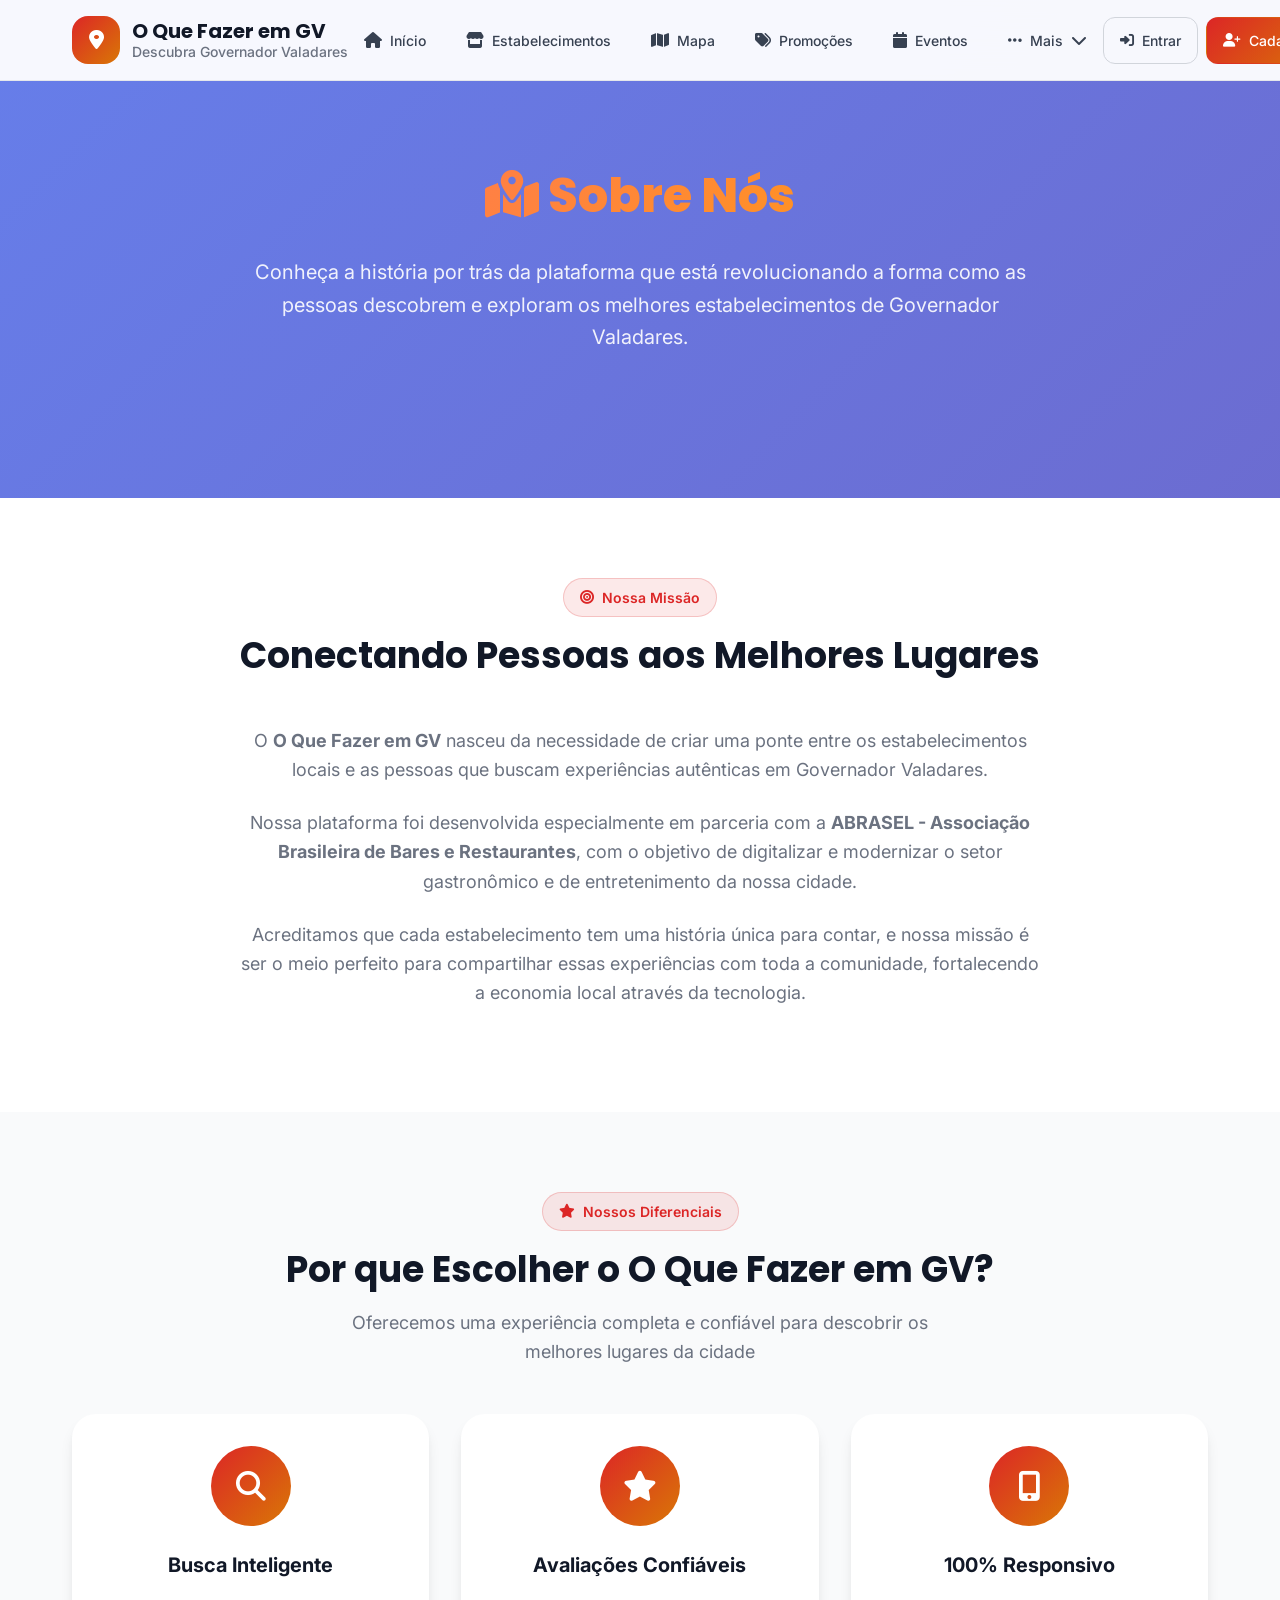
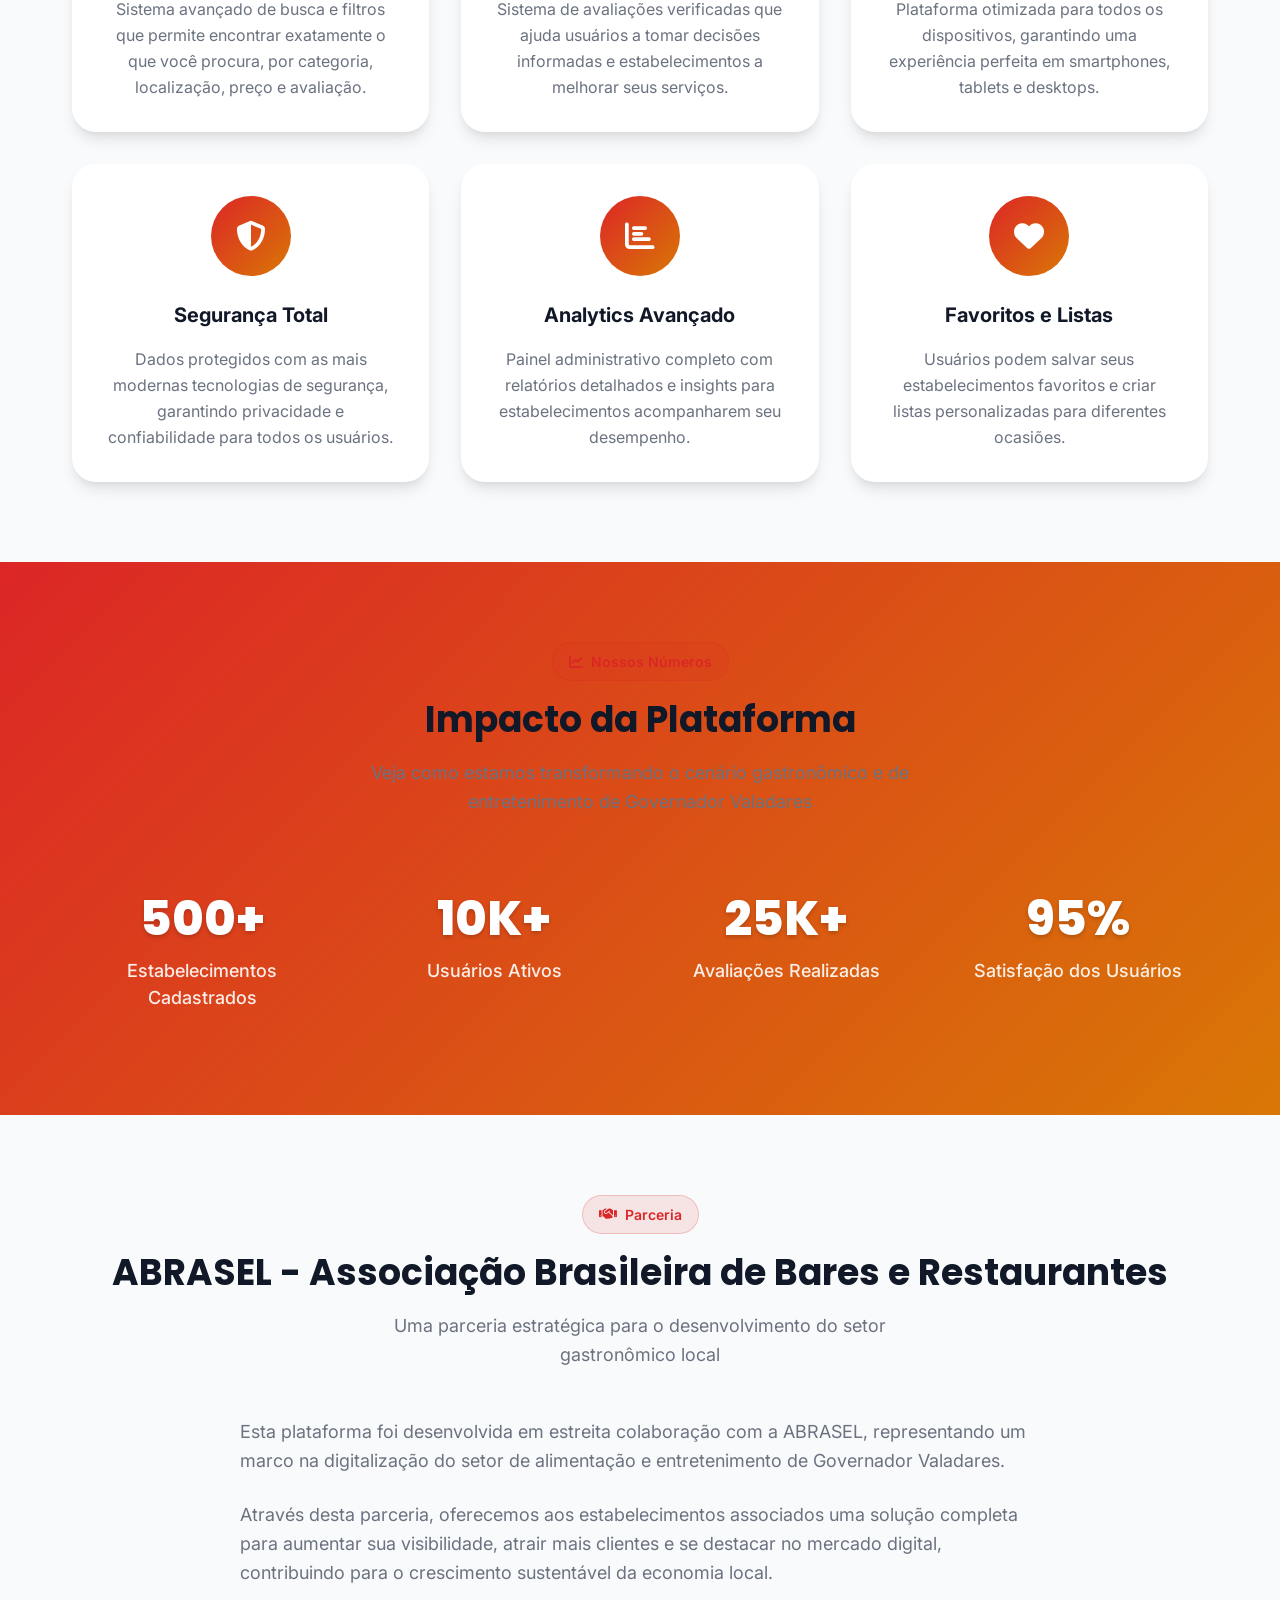
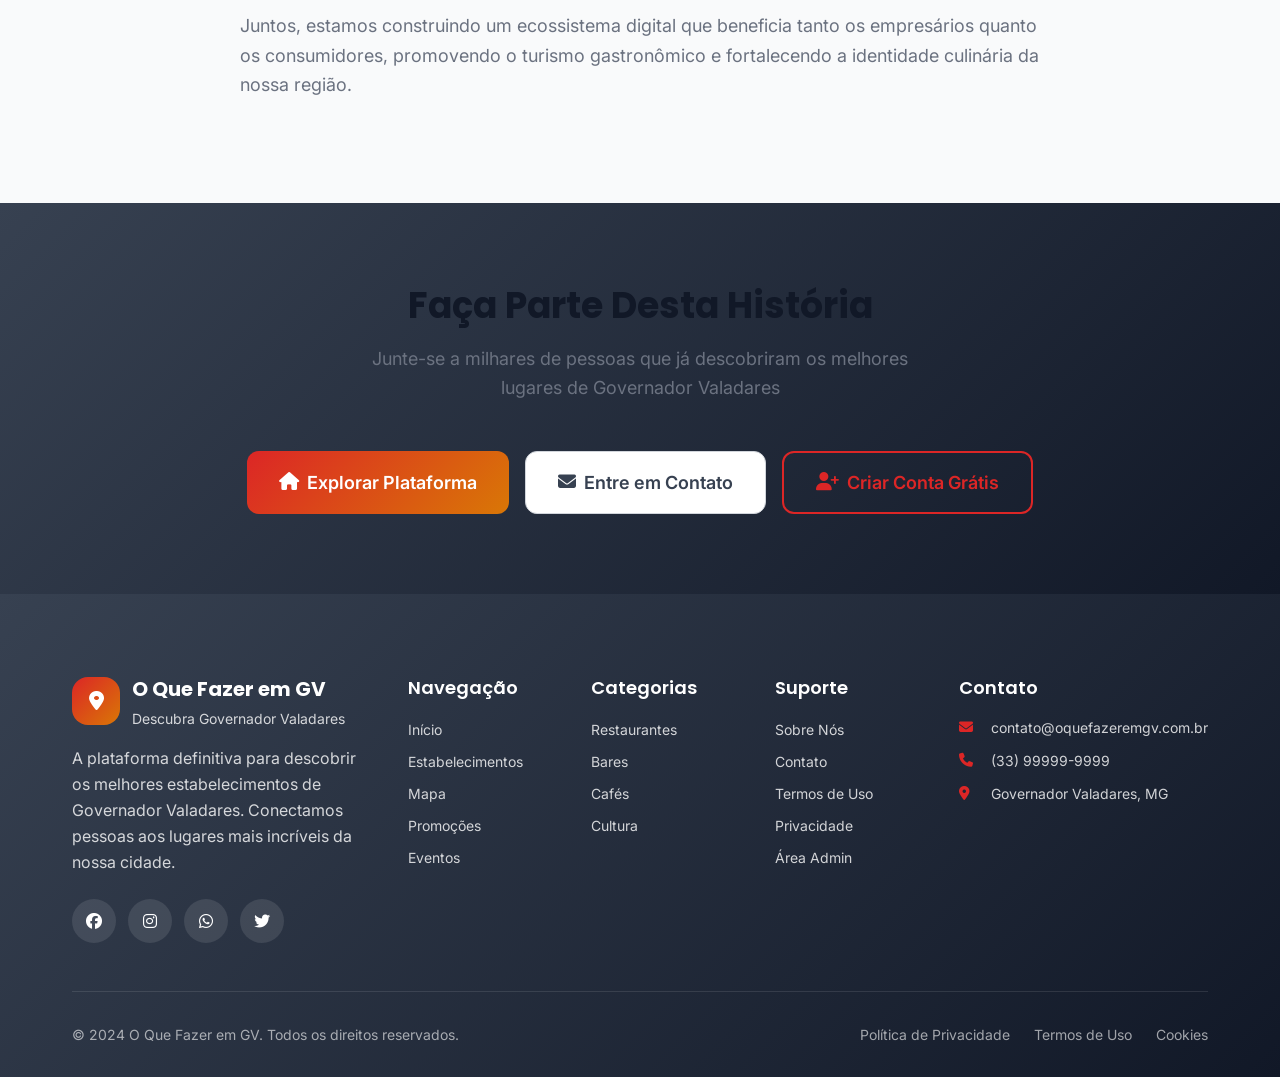
<file: about.html>
<!DOCTYPE html>
<html lang="pt-BR">
<head>
    <meta charset="UTF-8">
    <meta name="viewport" content="width=device-width, initial-scale=1.0">
    <title>Sobre - O Que Fazer em GV</title>
    <meta name="description" content="Conheça a história e missão do O Que Fazer em GV - a plataforma que conecta pessoas aos melhores estabelecimentos de Governador Valadares.">
    
    <!-- Favicon -->
    <link rel="icon" type="image/x-icon" href="data:image/svg+xml,<svg xmlns='http://www.w3.org/2000/svg' viewBox='0 0 100 100'><text y='.9em' font-size='90'>📍</text></svg>">
    
    <!-- Fonts -->
    <link rel="preconnect" href="https://fonts.googleapis.com">
    <link rel="preconnect" href="https://fonts.gstatic.com" crossorigin>
    <link href="https://fonts.googleapis.com/css2?family=Inter:wght@300;400;500;600;700;800&family=Poppins:wght@400;500;600;700;800&display=swap" rel="stylesheet">
    
    <!-- Styles -->
    <link rel="stylesheet" href="assets/css/style.css">
    <link href="https://cdnjs.cloudflare.com/ajax/libs/font-awesome/6.5.0/css/all.min.css" rel="stylesheet">
    
    <style>
        .about-page {
            padding-top: 80px;
            min-height: 100vh;
            background: linear-gradient(135deg, #667eea 0%, #764ba2 100%);
        }

        .about-hero {
            padding: var(--space-20) 0;
            text-align: center;
            color: var(--text-white);
        }

        .about-hero h1 {
            font-family: var(--font-secondary);
            font-size: var(--text-5xl);
            font-weight: 800;
            margin-bottom: var(--space-6);
            background: linear-gradient(135deg, #ff6b6b, #ffa500);
            -webkit-background-clip: text;
            -webkit-text-fill-color: transparent;
        }

        .about-hero p {
            font-size: var(--text-xl);
            opacity: 0.9;
            max-width: 800px;
            margin: 0 auto;
            line-height: var(--leading-relaxed);
        }

        .about-content {
            background: var(--white);
            margin-top: var(--space-16);
        }

        .about-section {
            padding: var(--space-20) 0;
        }

        .about-section:nth-child(even) {
            background: var(--gray-50);
        }

        .features-grid {
            display: grid;
            grid-template-columns: repeat(auto-fit, minmax(300px, 1fr));
            gap: var(--space-8);
            margin-top: var(--space-12);
        }

        .feature-card {
            background: var(--white);
            border-radius: var(--radius-2xl);
            padding: var(--space-8);
            text-align: center;
            box-shadow: var(--shadow-lg);
            transition: all var(--transition-normal);
        }

        .feature-card:hover {
            transform: translateY(-8px);
            box-shadow: var(--shadow-2xl);
        }

        .feature-icon {
            width: 80px;
            height: 80px;
            border-radius: var(--radius-full);
            background: var(--gradient-primary);
            display: flex;
            align-items: center;
            justify-content: center;
            margin: 0 auto var(--space-6);
            font-size: var(--text-3xl);
            color: var(--text-white);
        }

        .feature-card h3 {
            font-size: var(--text-xl);
            font-weight: 700;
            color: var(--text-primary);
            margin-bottom: var(--space-4);
        }

        .feature-card p {
            color: var(--text-muted);
            line-height: var(--leading-relaxed);
        }

        .stats-section {
            background: var(--gradient-primary);
            color: var(--text-white);
            text-align: center;
        }

        .stats-grid {
            display: grid;
            grid-template-columns: repeat(auto-fit, minmax(200px, 1fr));
            gap: var(--space-8);
            margin-top: var(--space-12);
        }

        .stat-item {
            padding: var(--space-6);
        }

        .stat-number {
            font-size: var(--text-5xl);
            font-weight: 800;
            margin-bottom: var(--space-2);
            display: block;
        }

        .stat-label {
            font-size: var(--text-lg);
            opacity: 0.9;
        }

        .mission-section {
            text-align: center;
        }

        .mission-content {
            max-width: 800px;
            margin: 0 auto;
        }

        .mission-content p {
            font-size: var(--text-lg);
            color: var(--text-muted);
            line-height: var(--leading-relaxed);
            margin-bottom: var(--space-6);
        }

        .cta-section {
            background: var(--gradient-dark);
            color: var(--text-white);
            text-align: center;
        }

        .cta-buttons {
            display: flex;
            gap: var(--space-4);
            justify-content: center;
            flex-wrap: wrap;
            margin-top: var(--space-8);
        }

        @media (max-width: 768px) {
            .about-hero h1 {
                font-size: var(--text-3xl);
            }

            .about-hero p {
                font-size: var(--text-lg);
            }

            .features-grid {
                grid-template-columns: 1fr;
                gap: var(--space-6);
            }

            .stats-grid {
                grid-template-columns: repeat(2, 1fr);
                gap: var(--space-6);
            }

            .cta-buttons {
                flex-direction: column;
                align-items: center;
            }
        }
    </style>
</head>
<body>
    <!-- Header -->
    <header class="header" id="header">
        <div class="container">
            <div class="header-content">
                <a href="index.html" class="logo">
                    <div class="logo-icon">
                        <i class="fas fa-map-marker-alt"></i>
                    </div>
                    <div class="logo-text">
                        <h1>O Que Fazer em GV</h1>
                        <span>Descubra Governador Valadares</span>
                    </div>
                </a>
                
                <nav class="nav" id="mainNav">
                    <a href="index.html" class="nav-link">
                        <i class="fas fa-home"></i>
                        <span>Início</span>
                    </a>
                    <a href="index.html#estabelecimentos" class="nav-link">
                        <i class="fas fa-store"></i>
                        <span>Estabelecimentos</span>
                    </a>
                    <a href="index.html#mapa" class="nav-link">
                        <i class="fas fa-map"></i>
                        <span>Mapa</span>
                    </a>
                    <a href="promotions.php" class="nav-link">
                        <i class="fas fa-tags"></i>
                        <span>Promoções</span>
                    </a>
                    <a href="events.php" class="nav-link">
                        <i class="fas fa-calendar"></i>
                        <span>Eventos</span>
                    </a>
                    <div class="nav-dropdown">
                        <a href="#" class="nav-link dropdown-toggle">
                            <i class="fas fa-ellipsis-h"></i>
                            <span>Mais</span>
                            <i class="fas fa-chevron-down"></i>
                        </a>
                        <div class="dropdown-menu">
                            <a href="about.html" class="active"><i class="fas fa-info-circle"></i> Sobre</a>
                            <a href="contact.html"><i class="fas fa-envelope"></i> Contato</a>
                        </div>
                    </div>
                </nav>
                
                <div class="header-actions">
                    <div class="auth-buttons">
                        <a href="auth/login.php" class="btn-login">
                            <i class="fas fa-sign-in-alt"></i>
                            <span>Entrar</span>
                        </a>
                        <a href="auth/register.php" class="btn-register">
                            <i class="fas fa-user-plus"></i>
                            <span>Cadastrar</span>
                        </a>
                        <a href="admin/login.php" class="btn-admin">
                            <i class="fas fa-shield-alt"></i>
                            <span>Admin</span>
                        </a>
                    </div>
                    
                    <div class="theme-toggle" id="themeToggle">
                        <i class="fas fa-moon"></i>
                    </div>
                    
                    <div class="mobile-menu-toggle" id="mobileMenuToggle">
                        <span></span>
                        <span></span>
                        <span></span>
                    </div>
                </div>
            </div>
        </div>
    </header>

    <!-- About Page -->
    <div class="about-page">
        <!-- Hero Section -->
        <section class="about-hero">
            <div class="container">
                <h1><i class="fas fa-map-marked-alt"></i> Sobre Nós</h1>
                <p>Conheça a história por trás da plataforma que está revolucionando a forma como as pessoas descobrem e exploram os melhores estabelecimentos de Governador Valadares.</p>
            </div>
        </section>

        <!-- Content -->
        <div class="about-content">
            <!-- Mission Section -->
            <section class="about-section mission-section">
                <div class="container">
                    <div class="section-header">
                        <div class="section-badge">
                            <i class="fas fa-bullseye"></i>
                            <span>Nossa Missão</span>
                        </div>
                        <h2>Conectando Pessoas aos Melhores Lugares</h2>
                    </div>
                    
                    <div class="mission-content">
                        <p>O <strong>O Que Fazer em GV</strong> nasceu da necessidade de criar uma ponte entre os estabelecimentos locais e as pessoas que buscam experiências autênticas em Governador Valadares.</p>
                        
                        <p>Nossa plataforma foi desenvolvida especialmente em parceria com a <strong>ABRASEL - Associação Brasileira de Bares e Restaurantes</strong>, com o objetivo de digitalizar e modernizar o setor gastronômico e de entretenimento da nossa cidade.</p>
                        
                        <p>Acreditamos que cada estabelecimento tem uma história única para contar, e nossa missão é ser o meio perfeito para compartilhar essas experiências com toda a comunidade, fortalecendo a economia local através da tecnologia.</p>
                    </div>
                </div>
            </section>

            <!-- Features Section -->
            <section class="about-section">
                <div class="container">
                    <div class="section-header">
                        <div class="section-badge">
                            <i class="fas fa-star"></i>
                            <span>Nossos Diferenciais</span>
                        </div>
                        <h2>Por que Escolher o O Que Fazer em GV?</h2>
                        <p>Oferecemos uma experiência completa e confiável para descobrir os melhores lugares da cidade</p>
                    </div>
                    
                    <div class="features-grid">
                        <div class="feature-card">
                            <div class="feature-icon">
                                <i class="fas fa-search"></i>
                            </div>
                            <h3>Busca Inteligente</h3>
                            <p>Sistema avançado de busca e filtros que permite encontrar exatamente o que você procura, por categoria, localização, preço e avaliação.</p>
                        </div>

                        <div class="feature-card">
                            <div class="feature-icon">
                                <i class="fas fa-star"></i>
                            </div>
                            <h3>Avaliações Confiáveis</h3>
                            <p>Sistema de avaliações verificadas que ajuda usuários a tomar decisões informadas e estabelecimentos a melhorar seus serviços.</p>
                        </div>

                        <div class="feature-card">
                            <div class="feature-icon">
                                <i class="fas fa-mobile-alt"></i>
                            </div>
                            <h3>100% Responsivo</h3>
                            <p>Plataforma otimizada para todos os dispositivos, garantindo uma experiência perfeita em smartphones, tablets e desktops.</p>
                        </div>

                        <div class="feature-card">
                            <div class="feature-icon">
                                <i class="fas fa-shield-alt"></i>
                            </div>
                            <h3>Segurança Total</h3>
                            <p>Dados protegidos com as mais modernas tecnologias de segurança, garantindo privacidade e confiabilidade para todos os usuários.</p>
                        </div>

                        <div class="feature-card">
                            <div class="feature-icon">
                                <i class="fas fa-chart-bar"></i>
                            </div>
                            <h3>Analytics Avançado</h3>
                            <p>Painel administrativo completo com relatórios detalhados e insights para estabelecimentos acompanharem seu desempenho.</p>
                        </div>

                        <div class="feature-card">
                            <div class="feature-icon">
                                <i class="fas fa-heart"></i>
                            </div>
                            <h3>Favoritos e Listas</h3>
                            <p>Usuários podem salvar seus estabelecimentos favoritos e criar listas personalizadas para diferentes ocasiões.</p>
                        </div>
                    </div>
                </div>
            </section>

            <!-- Stats Section -->
            <section class="about-section stats-section">
                <div class="container">
                    <div class="section-header">
                        <div class="section-badge">
                            <i class="fas fa-chart-line"></i>
                            <span>Nossos Números</span>
                        </div>
                        <h2>Impacto da Plataforma</h2>
                        <p>Veja como estamos transformando o cenário gastronômico e de entretenimento de Governador Valadares</p>
                    </div>
                    
                    <div class="stats-grid">
                        <div class="stat-item">
                            <span class="stat-number">500+</span>
                            <div class="stat-label">Estabelecimentos Cadastrados</div>
                        </div>
                        <div class="stat-item">
                            <span class="stat-number">10K+</span>
                            <div class="stat-label">Usuários Ativos</div>
                        </div>
                        <div class="stat-item">
                            <span class="stat-number">25K+</span>
                            <div class="stat-label">Avaliações Realizadas</div>
                        </div>
                        <div class="stat-item">
                            <span class="stat-number">95%</span>
                            <div class="stat-label">Satisfação dos Usuários</div>
                        </div>
                    </div>
                </div>
            </section>

            <!-- Partnership Section -->
            <section class="about-section">
                <div class="container">
                    <div class="section-header">
                        <div class="section-badge">
                            <i class="fas fa-handshake"></i>
                            <span>Parceria</span>
                        </div>
                        <h2>ABRASEL - Associação Brasileira de Bares e Restaurantes</h2>
                        <p>Uma parceria estratégica para o desenvolvimento do setor gastronômico local</p>
                    </div>
                    
                    <div class="mission-content">
                        <p>Esta plataforma foi desenvolvida em estreita colaboração com a ABRASEL, representando um marco na digitalização do setor de alimentação e entretenimento de Governador Valadares.</p>
                        
                        <p>Através desta parceria, oferecemos aos estabelecimentos associados uma solução completa para aumentar sua visibilidade, atrair mais clientes e se destacar no mercado digital, contribuindo para o crescimento sustentável da economia local.</p>
                        
                        <p>Juntos, estamos construindo um ecossistema digital que beneficia tanto os empresários quanto os consumidores, promovendo o turismo gastronômico e fortalecendo a identidade culinária da nossa região.</p>
                    </div>
                </div>
            </section>

            <!-- CTA Section -->
            <section class="about-section cta-section">
                <div class="container">
                    <div class="section-header">
                        <h2>Faça Parte Desta História</h2>
                        <p>Junte-se a milhares de pessoas que já descobriram os melhores lugares de Governador Valadares</p>
                    </div>
                    
                    <div class="cta-buttons">
                        <a href="index.html" class="btn btn-primary btn-lg">
                            <i class="fas fa-home"></i>
                            <span>Explorar Plataforma</span>
                        </a>
                        <a href="contact.html" class="btn btn-secondary btn-lg">
                            <i class="fas fa-envelope"></i>
                            <span>Entre em Contato</span>
                        </a>
                        <a href="auth/register.php" class="btn btn-outline btn-lg">
                            <i class="fas fa-user-plus"></i>
                            <span>Criar Conta Grátis</span>
                        </a>
                    </div>
                </div>
            </section>
        </div>
    </div>

    <!-- Footer -->
    <footer class="footer">
        <div class="container">
            <div class="footer-content">
                <div class="footer-section">
                    <div class="footer-logo">
                        <div class="logo-icon">
                            <i class="fas fa-map-marker-alt"></i>
                        </div>
                        <div class="logo-text">
                            <h3>O Que Fazer em GV</h3>
                            <p>Descubra Governador Valadares</p>
                        </div>
                    </div>
                    <p class="footer-description">
                        A plataforma definitiva para descobrir os melhores estabelecimentos de Governador Valadares. 
                        Conectamos pessoas aos lugares mais incríveis da nossa cidade.
                    </p>
                    <div class="social-links">
                        <a href="#" aria-label="Facebook" class="social-link">
                            <i class="fab fa-facebook"></i>
                        </a>
                        <a href="#" aria-label="Instagram" class="social-link">
                            <i class="fab fa-instagram"></i>
                        </a>
                        <a href="#" aria-label="WhatsApp" class="social-link">
                            <i class="fab fa-whatsapp"></i>
                        </a>
                        <a href="#" aria-label="Twitter" class="social-link">
                            <i class="fab fa-twitter"></i>
                        </a>
                    </div>
                </div>
                
                <div class="footer-section">
                    <h4>Navegação</h4>
                    <ul class="footer-links">
                        <li><a href="index.html">Início</a></li>
                        <li><a href="index.html#estabelecimentos">Estabelecimentos</a></li>
                        <li><a href="index.html#mapa">Mapa</a></li>
                        <li><a href="promotions.php">Promoções</a></li>
                        <li><a href="events.php">Eventos</a></li>
                    </ul>
                </div>
                
                <div class="footer-section">
                    <h4>Categorias</h4>
                    <ul class="footer-links">
                        <li><a href="index.html" data-category="restaurante">Restaurantes</a></li>
                        <li><a href="index.html" data-category="bar">Bares</a></li>
                        <li><a href="index.html" data-category="cafe">Cafés</a></li>
                        <li><a href="index.html" data-category="cultura">Cultura</a></li>
                    </ul>
                </div>
                
                <div class="footer-section">
                    <h4>Suporte</h4>
                    <ul class="footer-links">
                        <li><a href="about.html">Sobre Nós</a></li>
                        <li><a href="contact.html">Contato</a></li>
                        <li><a href="#">Termos de Uso</a></li>
                        <li><a href="#">Privacidade</a></li>
                        <li><a href="admin/login.php">Área Admin</a></li>
                    </ul>
                </div>
                
                <div class="footer-section">
                    <h4>Contato</h4>
                    <div class="contact-info">
                        <div class="contact-item">
                            <i class="fas fa-envelope"></i>
                            <span>contato@oquefazeremgv.com.br</span>
                        </div>
                        <div class="contact-item">
                            <i class="fas fa-phone"></i>
                            <span>(33) 99999-9999</span>
                        </div>
                        <div class="contact-item">
                            <i class="fas fa-map-marker-alt"></i>
                            <span>Governador Valadares, MG</span>
                        </div>
                    </div>
                </div>
            </div>
            
            <div class="footer-bottom">
                <div class="footer-bottom-content">
                    <p>&copy; 2024 O Que Fazer em GV. Todos os direitos reservados.</p>
                    <div class="footer-bottom-links">
                        <a href="#">Política de Privacidade</a>
                        <a href="#">Termos de Uso</a>
                        <a href="#">Cookies</a>
                    </div>
                </div>
            </div>
        </div>
    </footer>

    <!-- Back to Top -->
    <button class="back-to-top" id="backToTop" aria-label="Voltar ao topo">
        <i class="fas fa-arrow-up"></i>
    </button>

    <!-- Scripts -->
    <script>
        // Back to top functionality
        const backToTop = document.getElementById('backToTop');
        
        window.addEventListener('scroll', () => {
            if (window.pageYOffset > 300) {
                backToTop.classList.add('visible');
            } else {
                backToTop.classList.remove('visible');
            }
        });
        
        backToTop.addEventListener('click', () => {
            window.scrollTo({
                top: 0,
                behavior: 'smooth'
            });
        });

        // Theme toggle
        const themeToggle = document.getElementById('themeToggle');
        const body = document.body;
        
        themeToggle.addEventListener('click', () => {
            body.dataset.theme = body.dataset.theme === 'dark' ? 'light' : 'dark';
            const icon = themeToggle.querySelector('i');
            icon.className = body.dataset.theme === 'dark' ? 'fas fa-sun' : 'fas fa-moon';
        });

        // Mobile menu toggle
        const mobileMenuToggle = document.getElementById('mobileMenuToggle');
        const nav = document.getElementById('mainNav');
        
        mobileMenuToggle.addEventListener('click', () => {
            mobileMenuToggle.classList.toggle('active');
            nav.classList.toggle('active');
        });

        // Header scroll effect
        const header = document.getElementById('header');
        
        window.addEventListener('scroll', () => {
            if (window.pageYOffset > 100) {
                header.classList.add('scrolled');
            } else {
                header.classList.remove('scrolled');
            }
        });
    </script>
</body>
</html>
</file>
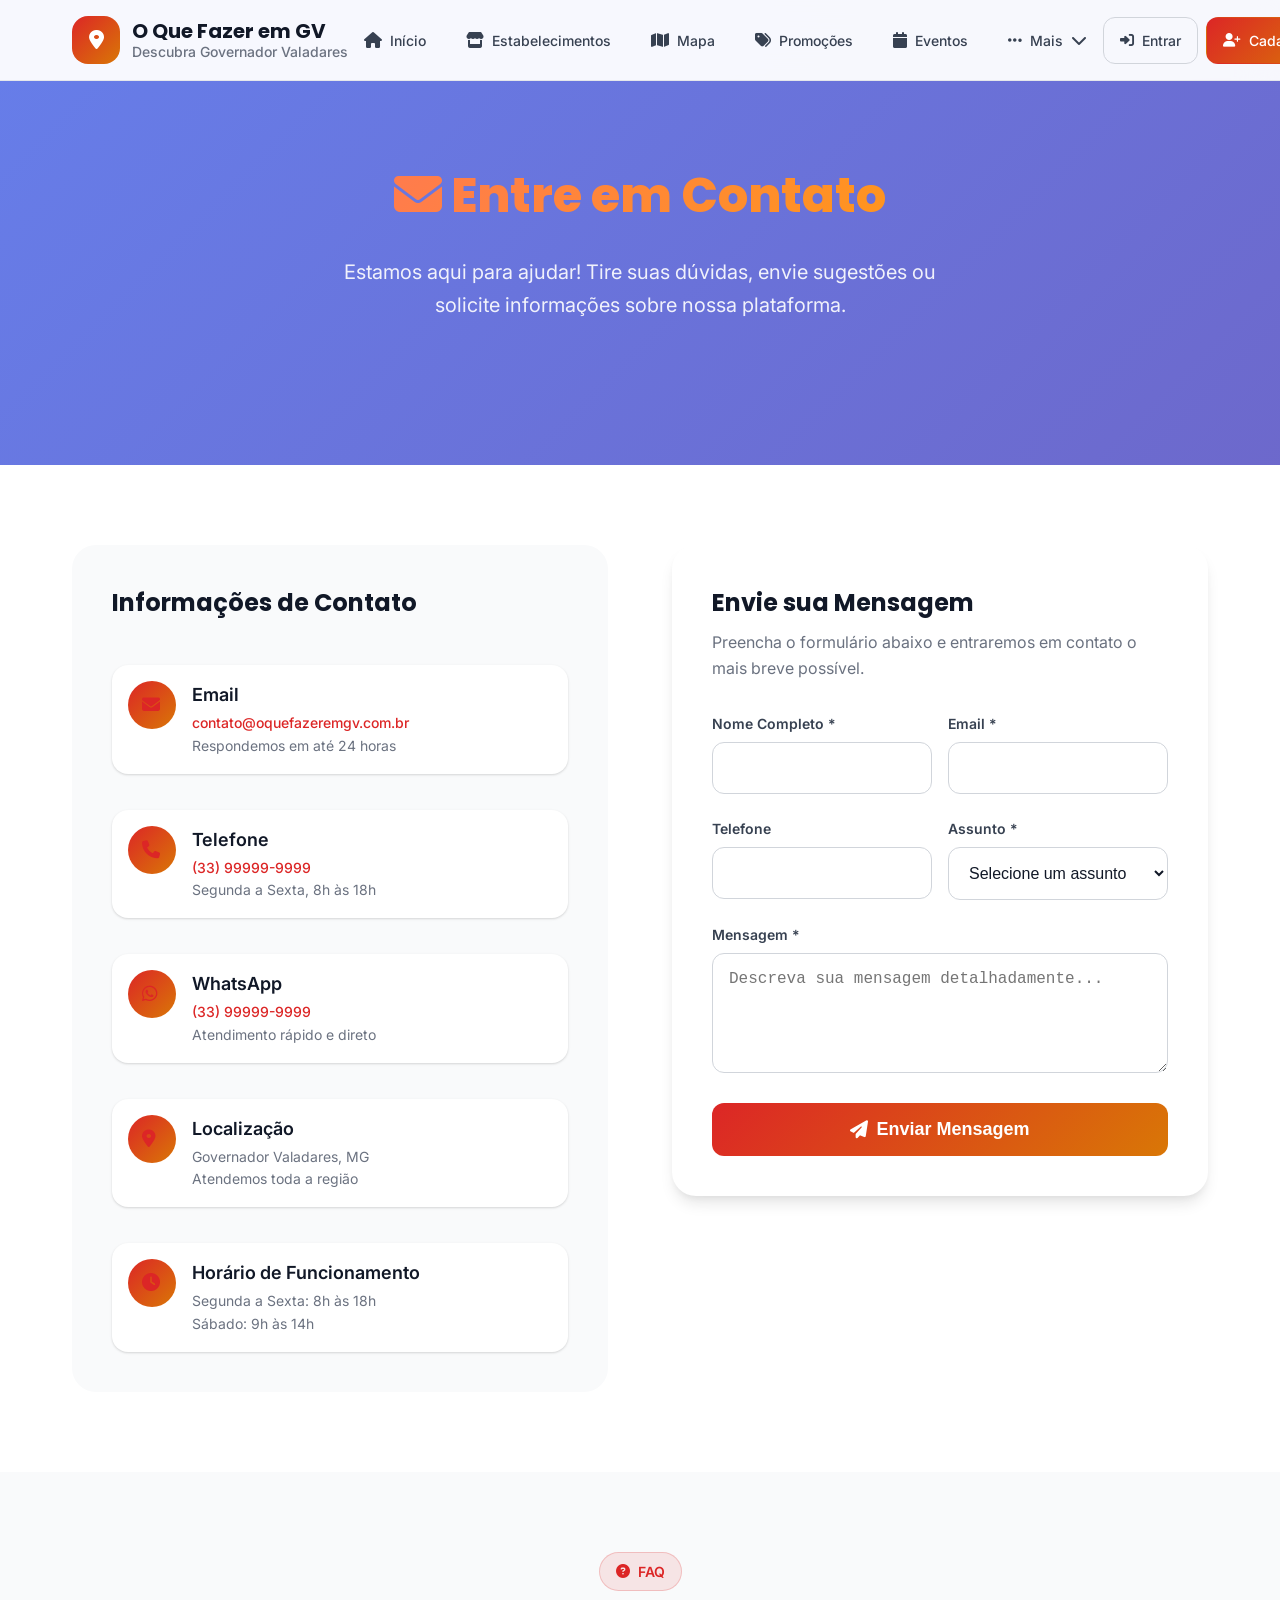
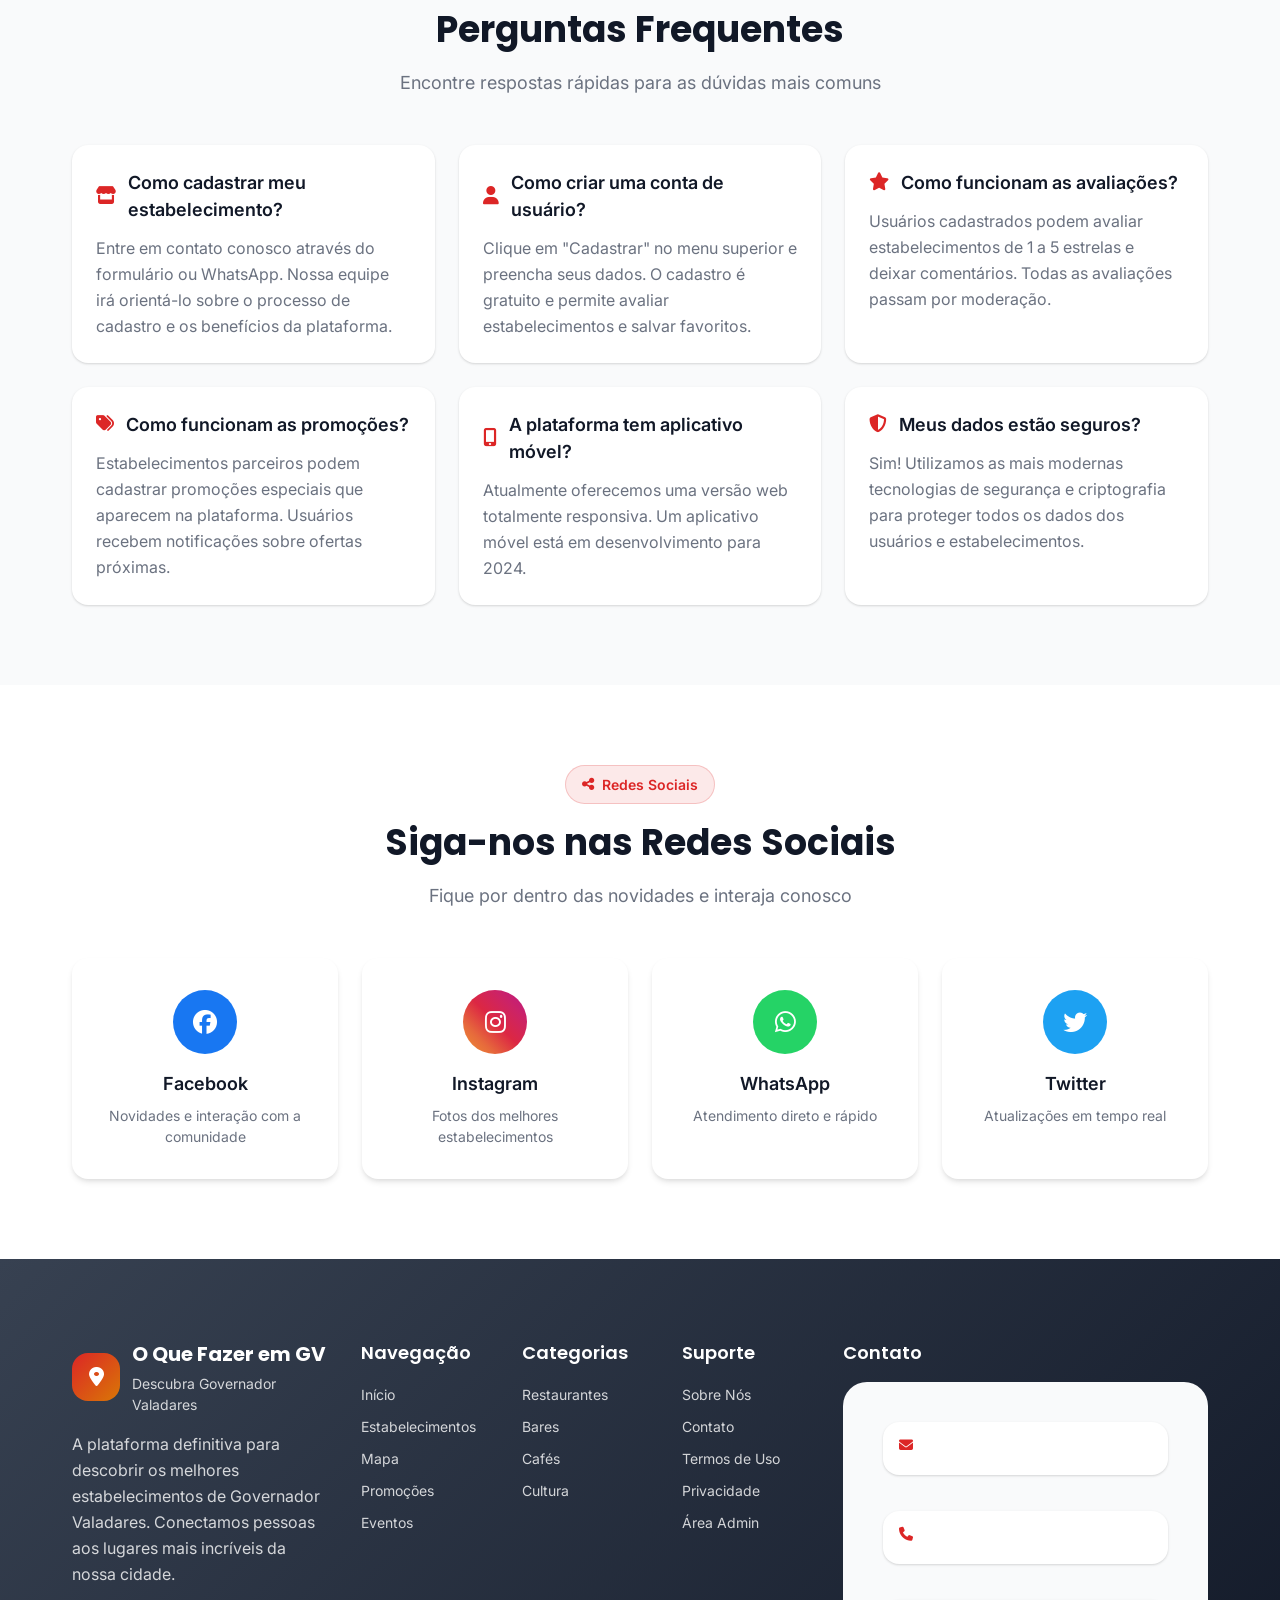
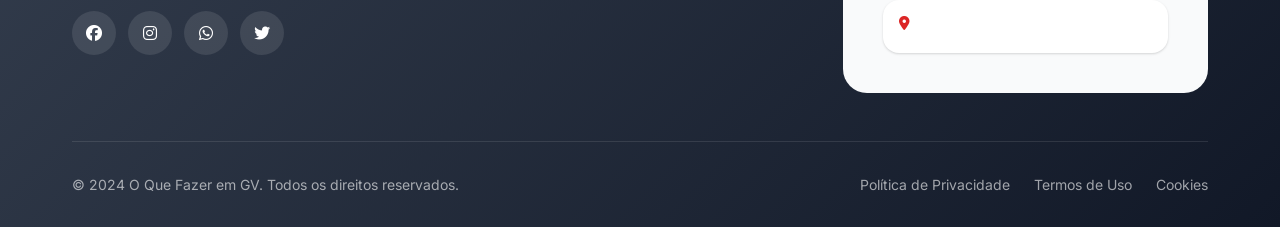
<file: contact.html>
<!DOCTYPE html>
<html lang="pt-BR">
<head>
    <meta charset="UTF-8">
    <meta name="viewport" content="width=device-width, initial-scale=1.0">
    <title>Contato - O Que Fazer em GV</title>
    <meta name="description" content="Entre em contato conosco. Tire suas dúvidas, envie sugestões ou solicite informações sobre o O Que Fazer em GV.">
    
    <!-- Favicon -->
    <link rel="icon" type="image/x-icon" href="data:image/svg+xml,<svg xmlns='http://www.w3.org/2000/svg' viewBox='0 0 100 100'><text y='.9em' font-size='90'>📍</text></svg>">
    
    <!-- Fonts -->
    <link rel="preconnect" href="https://fonts.googleapis.com">
    <link rel="preconnect" href="https://fonts.gstatic.com" crossorigin>
    <link href="https://fonts.googleapis.com/css2?family=Inter:wght@300;400;500;600;700;800&family=Poppins:wght@400;500;600;700;800&display=swap" rel="stylesheet">
    
    <!-- Styles -->
    <link rel="stylesheet" href="assets/css/style.css">
    <link href="https://cdnjs.cloudflare.com/ajax/libs/font-awesome/6.5.0/css/all.min.css" rel="stylesheet">
    
    <style>
        .contact-page {
            padding-top: 80px;
            min-height: 100vh;
            background: linear-gradient(135deg, #667eea 0%, #764ba2 100%);
        }

        .contact-hero {
            padding: var(--space-20) 0;
            text-align: center;
            color: var(--text-white);
        }

        .contact-hero h1 {
            font-family: var(--font-secondary);
            font-size: var(--text-5xl);
            font-weight: 800;
            margin-bottom: var(--space-6);
            background: linear-gradient(135deg, #ff6b6b, #ffa500);
            -webkit-background-clip: text;
            -webkit-text-fill-color: transparent;
        }

        .contact-hero p {
            font-size: var(--text-xl);
            opacity: 0.9;
            max-width: 600px;
            margin: 0 auto;
            line-height: var(--leading-relaxed);
        }

        .contact-content {
            background: var(--white);
            margin-top: var(--space-16);
        }

        .contact-section {
            padding: var(--space-20) 0;
        }

        .contact-grid {
            display: grid;
            grid-template-columns: 1fr 1fr;
            gap: var(--space-16);
            align-items: start;
        }

        .contact-info {
            background: var(--gray-50);
            border-radius: var(--radius-2xl);
            padding: var(--space-10);
        }

        .contact-info h3 {
            font-family: var(--font-secondary);
            font-size: var(--text-2xl);
            font-weight: 700;
            color: var(--text-primary);
            margin-bottom: var(--space-8);
        }

        .contact-item {
            display: flex;
            align-items: flex-start;
            gap: var(--space-4);
            margin-bottom: var(--space-6);
            padding: var(--space-4);
            background: var(--white);
            border-radius: var(--radius-xl);
            box-shadow: var(--shadow-sm);
            transition: all var(--transition-fast);
        }

        .contact-item:hover {
            transform: translateY(-2px);
            box-shadow: var(--shadow-md);
        }

        .contact-item:last-child {
            margin-bottom: 0;
        }

        .contact-item-icon {
            width: 48px;
            height: 48px;
            background: var(--gradient-primary);
            border-radius: var(--radius-full);
            display: flex;
            align-items: center;
            justify-content: center;
            color: var(--text-white);
            font-size: var(--text-lg);
            flex-shrink: 0;
        }

        .contact-item-content h4 {
            font-size: var(--text-lg);
            font-weight: 600;
            color: var(--text-primary);
            margin-bottom: var(--space-1);
        }

        .contact-item-content p {
            color: var(--text-muted);
            line-height: var(--leading-relaxed);
        }

        .contact-item-content a {
            color: var(--primary-color);
            text-decoration: none;
            font-weight: 500;
        }

        .contact-item-content a:hover {
            text-decoration: underline;
        }

        .contact-form {
            background: var(--white);
            border-radius: var(--radius-2xl);
            padding: var(--space-10);
            box-shadow: var(--shadow-lg);
        }

        .contact-form h3 {
            font-family: var(--font-secondary);
            font-size: var(--text-2xl);
            font-weight: 700;
            color: var(--text-primary);
            margin-bottom: var(--space-2);
        }

        .contact-form p {
            color: var(--text-muted);
            margin-bottom: var(--space-8);
            line-height: var(--leading-relaxed);
        }

        .form-group {
            margin-bottom: var(--space-6);
        }

        .form-group label {
            display: block;
            font-size: var(--text-sm);
            font-weight: 600;
            color: var(--text-secondary);
            margin-bottom: var(--space-2);
        }

        .form-group input,
        .form-group select,
        .form-group textarea {
            width: 100%;
            padding: var(--space-4);
            border: 1px solid var(--gray-300);
            border-radius: var(--radius-lg);
            font-size: var(--text-base);
            color: var(--text-primary);
            background: var(--white);
            transition: all var(--transition-fast);
        }

        .form-group input:focus,
        .form-group select:focus,
        .form-group textarea:focus {
            outline: none;
            border-color: var(--primary-color);
            box-shadow: 0 0 0 3px rgba(255, 107, 107, 0.1);
        }

        .form-group textarea {
            resize: vertical;
            min-height: 120px;
        }

        .form-row {
            display: grid;
            grid-template-columns: 1fr 1fr;
            gap: var(--space-4);
        }

        .submit-btn {
            width: 100%;
            background: var(--gradient-primary);
            color: var(--text-white);
            border: none;
            border-radius: var(--radius-lg);
            padding: var(--space-4) var(--space-6);
            font-size: var(--text-lg);
            font-weight: 600;
            cursor: pointer;
            transition: all var(--transition-fast);
            display: flex;
            align-items: center;
            justify-content: center;
            gap: var(--space-2);
        }

        .submit-btn:hover {
            transform: translateY(-2px);
            box-shadow: var(--shadow-lg);
        }

        .submit-btn:disabled {
            opacity: 0.6;
            cursor: not-allowed;
            transform: none;
        }

        .faq-section {
            background: var(--gray-50);
        }

        .faq-grid {
            display: grid;
            grid-template-columns: repeat(auto-fit, minmax(300px, 1fr));
            gap: var(--space-6);
            margin-top: var(--space-12);
        }

        .faq-item {
            background: var(--white);
            border-radius: var(--radius-xl);
            padding: var(--space-6);
            box-shadow: var(--shadow-sm);
            transition: all var(--transition-fast);
        }

        .faq-item:hover {
            transform: translateY(-4px);
            box-shadow: var(--shadow-md);
        }

        .faq-question {
            font-size: var(--text-lg);
            font-weight: 600;
            color: var(--text-primary);
            margin-bottom: var(--space-3);
            display: flex;
            align-items: center;
            gap: var(--space-3);
        }

        .faq-question i {
            color: var(--primary-color);
        }

        .faq-answer {
            color: var(--text-muted);
            line-height: var(--leading-relaxed);
        }

        .social-section {
            text-align: center;
        }

        .social-grid {
            display: grid;
            grid-template-columns: repeat(auto-fit, minmax(200px, 1fr));
            gap: var(--space-6);
            margin-top: var(--space-12);
        }

        .social-card {
            background: var(--white);
            border-radius: var(--radius-xl);
            padding: var(--space-8);
            text-align: center;
            box-shadow: var(--shadow-md);
            transition: all var(--transition-normal);
            text-decoration: none;
            color: inherit;
        }

        .social-card:hover {
            transform: translateY(-8px);
            box-shadow: var(--shadow-xl);
        }

        .social-icon {
            width: 64px;
            height: 64px;
            border-radius: var(--radius-full);
            display: flex;
            align-items: center;
            justify-content: center;
            margin: 0 auto var(--space-4);
            font-size: var(--text-2xl);
            color: var(--text-white);
        }

        .social-card.facebook .social-icon {
            background: #1877f2;
        }

        .social-card.instagram .social-icon {
            background: linear-gradient(45deg, #f09433 0%, #e6683c 25%, #dc2743 50%, #cc2366 75%, #bc1888 100%);
        }

        .social-card.whatsapp .social-icon {
            background: #25d366;
        }

        .social-card.twitter .social-icon {
            background: #1da1f2;
        }

        .social-card h4 {
            font-size: var(--text-lg);
            font-weight: 600;
            color: var(--text-primary);
            margin-bottom: var(--space-2);
        }

        .social-card p {
            color: var(--text-muted);
            font-size: var(--text-sm);
        }

        @media (max-width: 768px) {
            .contact-hero h1 {
                font-size: var(--text-3xl);
            }

            .contact-hero p {
                font-size: var(--text-lg);
            }

            .contact-grid {
                grid-template-columns: 1fr;
                gap: var(--space-8);
            }

            .contact-info,
            .contact-form {
                padding: var(--space-6);
            }

            .form-row {
                grid-template-columns: 1fr;
            }

            .faq-grid,
            .social-grid {
                grid-template-columns: 1fr;
            }
        }
    </style>
</head>
<body>
    <!-- Header -->
    <header class="header" id="header">
        <div class="container">
            <div class="header-content">
                <a href="index.html" class="logo">
                    <div class="logo-icon">
                        <i class="fas fa-map-marker-alt"></i>
                    </div>
                    <div class="logo-text">
                        <h1>O Que Fazer em GV</h1>
                        <span>Descubra Governador Valadares</span>
                    </div>
                </a>
                
                <nav class="nav" id="mainNav">
                    <a href="index.html" class="nav-link">
                        <i class="fas fa-home"></i>
                        <span>Início</span>
                    </a>
                    <a href="index.html#estabelecimentos" class="nav-link">
                        <i class="fas fa-store"></i>
                        <span>Estabelecimentos</span>
                    </a>
                    <a href="index.html#mapa" class="nav-link">
                        <i class="fas fa-map"></i>
                        <span>Mapa</span>
                    </a>
                    <a href="promotions.php" class="nav-link">
                        <i class="fas fa-tags"></i>
                        <span>Promoções</span>
                    </a>
                    <a href="events.php" class="nav-link">
                        <i class="fas fa-calendar"></i>
                        <span>Eventos</span>
                    </a>
                    <div class="nav-dropdown">
                        <a href="#" class="nav-link dropdown-toggle">
                            <i class="fas fa-ellipsis-h"></i>
                            <span>Mais</span>
                            <i class="fas fa-chevron-down"></i>
                        </a>
                        <div class="dropdown-menu">
                            <a href="about.html"><i class="fas fa-info-circle"></i> Sobre</a>
                            <a href="contact.html" class="active"><i class="fas fa-envelope"></i> Contato</a>
                        </div>
                    </div>
                </nav>
                
                <div class="header-actions">
                    <div class="auth-buttons">
                        <a href="auth/login.php" class="btn-login">
                            <i class="fas fa-sign-in-alt"></i>
                            <span>Entrar</span>
                        </a>
                        <a href="auth/register.php" class="btn-register">
                            <i class="fas fa-user-plus"></i>
                            <span>Cadastrar</span>
                        </a>
                        <a href="admin/login.php" class="btn-admin">
                            <i class="fas fa-shield-alt"></i>
                            <span>Admin</span>
                        </a>
                    </div>
                    
                    <div class="theme-toggle" id="themeToggle">
                        <i class="fas fa-moon"></i>
                    </div>
                    
                    <div class="mobile-menu-toggle" id="mobileMenuToggle">
                        <span></span>
                        <span></span>
                        <span></span>
                    </div>
                </div>
            </div>
        </div>
    </header>

    <!-- Contact Page -->
    <div class="contact-page">
        <!-- Hero Section -->
        <section class="contact-hero">
            <div class="container">
                <h1><i class="fas fa-envelope"></i> Entre em Contato</h1>
                <p>Estamos aqui para ajudar! Tire suas dúvidas, envie sugestões ou solicite informações sobre nossa plataforma.</p>
            </div>
        </section>

        <!-- Content -->
        <div class="contact-content">
            <!-- Contact Section -->
            <section class="contact-section">
                <div class="container">
                    <div class="contact-grid">
                        <!-- Contact Info -->
                        <div class="contact-info">
                            <h3>Informações de Contato</h3>
                            
                            <div class="contact-item">
                                <div class="contact-item-icon">
                                    <i class="fas fa-envelope"></i>
                                </div>
                                <div class="contact-item-content">
                                    <h4>Email</h4>
                                    <p><a href="mailto:contato@oquefazeremgv.com.br">contato@oquefazeremgv.com.br</a></p>
                                    <p>Respondemos em até 24 horas</p>
                                </div>
                            </div>

                            <div class="contact-item">
                                <div class="contact-item-icon">
                                    <i class="fas fa-phone"></i>
                                </div>
                                <div class="contact-item-content">
                                    <h4>Telefone</h4>
                                    <p><a href="tel:+5533999999999">(33) 99999-9999</a></p>
                                    <p>Segunda a Sexta, 8h às 18h</p>
                                </div>
                            </div>

                            <div class="contact-item">
                                <div class="contact-item-icon">
                                    <i class="fab fa-whatsapp"></i>
                                </div>
                                <div class="contact-item-content">
                                    <h4>WhatsApp</h4>
                                    <p><a href="https://wa.me/5533999999999" target="_blank">(33) 99999-9999</a></p>
                                    <p>Atendimento rápido e direto</p>
                                </div>
                            </div>

                            <div class="contact-item">
                                <div class="contact-item-icon">
                                    <i class="fas fa-map-marker-alt"></i>
                                </div>
                                <div class="contact-item-content">
                                    <h4>Localização</h4>
                                    <p>Governador Valadares, MG</p>
                                    <p>Atendemos toda a região</p>
                                </div>
                            </div>

                            <div class="contact-item">
                                <div class="contact-item-icon">
                                    <i class="fas fa-clock"></i>
                                </div>
                                <div class="contact-item-content">
                                    <h4>Horário de Funcionamento</h4>
                                    <p>Segunda a Sexta: 8h às 18h</p>
                                    <p>Sábado: 9h às 14h</p>
                                </div>
                            </div>
                        </div>

                        <!-- Contact Form -->
                        <div class="contact-form">
                            <h3>Envie sua Mensagem</h3>
                            <p>Preencha o formulário abaixo e entraremos em contato o mais breve possível.</p>
                            
                            <form id="contactForm">
                                <div class="form-row">
                                    <div class="form-group">
                                        <label for="name">Nome Completo *</label>
                                        <input type="text" id="name" name="name" required>
                                    </div>
                                    <div class="form-group">
                                        <label for="email">Email *</label>
                                        <input type="email" id="email" name="email" required>
                                    </div>
                                </div>

                                <div class="form-row">
                                    <div class="form-group">
                                        <label for="phone">Telefone</label>
                                        <input type="tel" id="phone" name="phone">
                                    </div>
                                    <div class="form-group">
                                        <label for="subject">Assunto *</label>
                                        <select id="subject" name="subject" required>
                                            <option value="">Selecione um assunto</option>
                                            <option value="duvida">Dúvida Geral</option>
                                            <option value="sugestao">Sugestão</option>
                                            <option value="problema">Reportar Problema</option>
                                            <option value="estabelecimento">Cadastrar Estabelecimento</option>
                                            <option value="parceria">Parceria</option>
                                            <option value="outro">Outro</option>
                                        </select>
                                    </div>
                                </div>

                                <div class="form-group">
                                    <label for="message">Mensagem *</label>
                                    <textarea id="message" name="message" placeholder="Descreva sua mensagem detalhadamente..." required></textarea>
                                </div>

                                <button type="submit" class="submit-btn">
                                    <i class="fas fa-paper-plane"></i>
                                    <span>Enviar Mensagem</span>
                                </button>
                            </form>
                        </div>
                    </div>
                </div>
            </section>

            <!-- FAQ Section -->
            <section class="contact-section faq-section">
                <div class="container">
                    <div class="section-header">
                        <div class="section-badge">
                            <i class="fas fa-question-circle"></i>
                            <span>FAQ</span>
                        </div>
                        <h2>Perguntas Frequentes</h2>
                        <p>Encontre respostas rápidas para as dúvidas mais comuns</p>
                    </div>
                    
                    <div class="faq-grid">
                        <div class="faq-item">
                            <div class="faq-question">
                                <i class="fas fa-store"></i>
                                Como cadastrar meu estabelecimento?
                            </div>
                            <div class="faq-answer">
                                Entre em contato conosco através do formulário ou WhatsApp. Nossa equipe irá orientá-lo sobre o processo de cadastro e os benefícios da plataforma.
                            </div>
                        </div>

                        <div class="faq-item">
                            <div class="faq-question">
                                <i class="fas fa-user"></i>
                                Como criar uma conta de usuário?
                            </div>
                            <div class="faq-answer">
                                Clique em "Cadastrar" no menu superior e preencha seus dados. O cadastro é gratuito e permite avaliar estabelecimentos e salvar favoritos.
                            </div>
                        </div>

                        <div class="faq-item">
                            <div class="faq-question">
                                <i class="fas fa-star"></i>
                                Como funcionam as avaliações?
                            </div>
                            <div class="faq-answer">
                                Usuários cadastrados podem avaliar estabelecimentos de 1 a 5 estrelas e deixar comentários. Todas as avaliações passam por moderação.
                            </div>
                        </div>

                        <div class="faq-item">
                            <div class="faq-question">
                                <i class="fas fa-tags"></i>
                                Como funcionam as promoções?
                            </div>
                            <div class="faq-answer">
                                Estabelecimentos parceiros podem cadastrar promoções especiais que aparecem na plataforma. Usuários recebem notificações sobre ofertas próximas.
                            </div>
                        </div>

                        <div class="faq-item">
                            <div class="faq-question">
                                <i class="fas fa-mobile-alt"></i>
                                A plataforma tem aplicativo móvel?
                            </div>
                            <div class="faq-answer">
                                Atualmente oferecemos uma versão web totalmente responsiva. Um aplicativo móvel está em desenvolvimento para 2024.
                            </div>
                        </div>

                        <div class="faq-item">
                            <div class="faq-question">
                                <i class="fas fa-shield-alt"></i>
                                Meus dados estão seguros?
                            </div>
                            <div class="faq-answer">
                                Sim! Utilizamos as mais modernas tecnologias de segurança e criptografia para proteger todos os dados dos usuários e estabelecimentos.
                            </div>
                        </div>
                    </div>
                </div>
            </section>

            <!-- Social Section -->
            <section class="contact-section social-section">
                <div class="container">
                    <div class="section-header">
                        <div class="section-badge">
                            <i class="fas fa-share-alt"></i>
                            <span>Redes Sociais</span>
                        </div>
                        <h2>Siga-nos nas Redes Sociais</h2>
                        <p>Fique por dentro das novidades e interaja conosco</p>
                    </div>
                    
                    <div class="social-grid">
                        <a href="#" class="social-card facebook">
                            <div class="social-icon">
                                <i class="fab fa-facebook"></i>
                            </div>
                            <h4>Facebook</h4>
                            <p>Novidades e interação com a comunidade</p>
                        </a>

                        <a href="#" class="social-card instagram">
                            <div class="social-icon">
                                <i class="fab fa-instagram"></i>
                            </div>
                            <h4>Instagram</h4>
                            <p>Fotos dos melhores estabelecimentos</p>
                        </a>

                        <a href="#" class="social-card whatsapp">
                            <div class="social-icon">
                                <i class="fab fa-whatsapp"></i>
                            </div>
                            <h4>WhatsApp</h4>
                            <p>Atendimento direto e rápido</p>
                        </a>

                        <a href="#" class="social-card twitter">
                            <div class="social-icon">
                                <i class="fab fa-twitter"></i>
                            </div>
                            <h4>Twitter</h4>
                            <p>Atualizações em tempo real</p>
                        </a>
                    </div>
                </div>
            </section>
        </div>
    </div>

    <!-- Footer -->
    <footer class="footer">
        <div class="container">
            <div class="footer-content">
                <div class="footer-section">
                    <div class="footer-logo">
                        <div class="logo-icon">
                            <i class="fas fa-map-marker-alt"></i>
                        </div>
                        <div class="logo-text">
                            <h3>O Que Fazer em GV</h3>
                            <p>Descubra Governador Valadares</p>
                        </div>
                    </div>
                    <p class="footer-description">
                        A plataforma definitiva para descobrir os melhores estabelecimentos de Governador Valadares. 
                        Conectamos pessoas aos lugares mais incríveis da nossa cidade.
                    </p>
                    <div class="social-links">
                        <a href="#" aria-label="Facebook" class="social-link">
                            <i class="fab fa-facebook"></i>
                        </a>
                        <a href="#" aria-label="Instagram" class="social-link">
                            <i class="fab fa-instagram"></i>
                        </a>
                        <a href="#" aria-label="WhatsApp" class="social-link">
                            <i class="fab fa-whatsapp"></i>
                        </a>
                        <a href="#" aria-label="Twitter" class="social-link">
                            <i class="fab fa-twitter"></i>
                        </a>
                    </div>
                </div>
                
                <div class="footer-section">
                    <h4>Navegação</h4>
                    <ul class="footer-links">
                        <li><a href="index.html">Início</a></li>
                        <li><a href="index.html#estabelecimentos">Estabelecimentos</a></li>
                        <li><a href="index.html#mapa">Mapa</a></li>
                        <li><a href="promotions.php">Promoções</a></li>
                        <li><a href="events.php">Eventos</a></li>
                    </ul>
                </div>
                
                <div class="footer-section">
                    <h4>Categorias</h4>
                    <ul class="footer-links">
                        <li><a href="index.html" data-category="restaurante">Restaurantes</a></li>
                        <li><a href="index.html" data-category="bar">Bares</a></li>
                        <li><a href="index.html" data-category="cafe">Cafés</a></li>
                        <li><a href="index.html" data-category="cultura">Cultura</a></li>
                    </ul>
                </div>
                
                <div class="footer-section">
                    <h4>Suporte</h4>
                    <ul class="footer-links">
                        <li><a href="about.html">Sobre Nós</a></li>
                        <li><a href="contact.html">Contato</a></li>
                        <li><a href="#">Termos de Uso</a></li>
                        <li><a href="#">Privacidade</a></li>
                        <li><a href="admin/login.php">Área Admin</a></li>
                    </ul>
                </div>
                
                <div class="footer-section">
                    <h4>Contato</h4>
                    <div class="contact-info">
                        <div class="contact-item">
                            <i class="fas fa-envelope"></i>
                            <span>contato@oquefazeremgv.com.br</span>
                        </div>
                        <div class="contact-item">
                            <i class="fas fa-phone"></i>
                            <span>(33) 99999-9999</span>
                        </div>
                        <div class="contact-item">
                            <i class="fas fa-map-marker-alt"></i>
                            <span>Governador Valadares, MG</span>
                        </div>
                    </div>
                </div>
            </div>
            
            <div class="footer-bottom">
                <div class="footer-bottom-content">
                    <p>&copy; 2024 O Que Fazer em GV. Todos os direitos reservados.</p>
                    <div class="footer-bottom-links">
                        <a href="#">Política de Privacidade</a>
                        <a href="#">Termos de Uso</a>
                        <a href="#">Cookies</a>
                    </div>
                </div>
            </div>
        </div>
    </footer>

    <!-- Back to Top -->
    <button class="back-to-top" id="backToTop" aria-label="Voltar ao topo">
        <i class="fas fa-arrow-up"></i>
    </button>

    <!-- Notification Container -->
    <div class="notification-container" id="notificationContainer"></div>

    <!-- Scripts -->
    <script>
        // Contact Form Handler
        document.getElementById('contactForm').addEventListener('submit', function(e) {
            e.preventDefault();
            
            const submitBtn = this.querySelector('.submit-btn');
            const originalText = submitBtn.innerHTML;
            
            // Show loading state
            submitBtn.disabled = true;
            submitBtn.innerHTML = '<i class="fas fa-spinner fa-spin"></i> <span>Enviando...</span>';
            
            // Simulate form submission
            setTimeout(() => {
                // Show success notification
                showNotification('Mensagem enviada com sucesso!', 'Entraremos em contato em breve.', 'success');
                
                // Reset form
                this.reset();
                
                // Reset button
                submitBtn.disabled = false;
                submitBtn.innerHTML = originalText;
            }, 2000);
        });

        // Notification System
        function showNotification(title, message, type = 'info') {
            const container = document.getElementById('notificationContainer');
            const notification = document.createElement('div');
            notification.className = `notification ${type}`;
            
            notification.innerHTML = `
                <div class="notification-header">
                    <span class="notification-title">${title}</span>
                    <button class="notification-close">&times;</button>
                </div>
                <div class="notification-message">${message}</div>
            `;
            
            container.appendChild(notification);
            
            // Show notification
            setTimeout(() => notification.classList.add('show'), 100);
            
            // Auto remove after 5 seconds
            setTimeout(() => {
                notification.classList.remove('show');
                setTimeout(() => container.removeChild(notification), 300);
            }, 5000);
            
            // Close button handler
            notification.querySelector('.notification-close').addEventListener('click', () => {
                notification.classList.remove('show');
                setTimeout(() => container.removeChild(notification), 300);
            });
        }

        // Back to top functionality
        const backToTop = document.getElementById('backToTop');
        
        window.addEventListener('scroll', () => {
            if (window.pageYOffset > 300) {
                backToTop.classList.add('visible');
            } else {
                backToTop.classList.remove('visible');
            }
        });
        
        backToTop.addEventListener('click', () => {
            window.scrollTo({
                top: 0,
                behavior: 'smooth'
            });
        });

        // Theme toggle
        const themeToggle = document.getElementById('themeToggle');
        const body = document.body;
        
        themeToggle.addEventListener('click', () => {
            body.dataset.theme = body.dataset.theme === 'dark' ? 'light' : 'dark';
            const icon = themeToggle.querySelector('i');
            icon.className = body.dataset.theme === 'dark' ? 'fas fa-sun' : 'fas fa-moon';
        });

        // Mobile menu toggle
        const mobileMenuToggle = document.getElementById('mobileMenuToggle');
        const nav = document.getElementById('mainNav');
        
        mobileMenuToggle.addEventListener('click', () => {
            mobileMenuToggle.classList.toggle('active');
            nav.classList.toggle('active');
        });

        // Header scroll effect
        const header = document.getElementById('header');
        
        window.addEventListener('scroll', () => {
            if (window.pageYOffset > 100) {
                header.classList.add('scrolled');
            } else {
                header.classList.remove('scrolled');
            }
        });

        // Form validation
        const form = document.getElementById('contactForm');
        const inputs = form.querySelectorAll('input[required], select[required], textarea[required]');
        
        inputs.forEach(input => {
            input.addEventListener('blur', validateField);
            input.addEventListener('input', clearError);
        });
        
        function validateField(e) {
            const field = e.target;
            const value = field.value.trim();
            
            if (!value) {
                showFieldError(field, 'Este campo é obrigatório');
                return false;
            }
            
            if (field.type === 'email' && !isValidEmail(value)) {
                showFieldError(field, 'Digite um email válido');
                return false;
            }
            
            clearFieldError(field);
            return true;
        }
        
        function clearError(e) {
            clearFieldError(e.target);
        }
        
        function showFieldError(field, message) {
            clearFieldError(field);
            field.style.borderColor = '#ef4444';
            
            const error = document.createElement('div');
            error.className = 'field-error';
            error.style.color = '#ef4444';
            error.style.fontSize = '0.875rem';
            error.style.marginTop = '0.25rem';
            error.textContent = message;
            
            field.parentNode.appendChild(error);
        }
        
        function clearFieldError(field) {
            field.style.borderColor = '';
            const error = field.parentNode.querySelector('.field-error');
            if (error) {
                error.remove();
            }
        }
        
        function isValidEmail(email) {
            const emailRegex = /^[^\s@]+@[^\s@]+\.[^\s@]+$/;
            return emailRegex.test(email);
        }
    </script>
</body>
</html>
</file>
<file: assets/css/style.css>
/* ===== CSS RESET & BASE ===== */
*,
*::before,
*::after {
  margin: 0;
  padding: 0;
  box-sizing: border-box;
}

:root {
  /* Primary Colors - Mais vibrantes e contrastantes */
  --primary-color: #dc2626;
  --primary-dark: #b91c1c;
  --primary-light: #ef4444;
  --secondary-color: #059669;
  --secondary-dark: #047857;
  --accent-color: #d97706;
  --accent-dark: #b45309;

  /* Neutrals - Melhor contraste */
  --white: #ffffff;
  --black: #000000;
  --gray-50: #f9fafb;
  --gray-100: #f3f4f6;
  --gray-200: #e5e7eb;
  --gray-300: #d1d5db;
  --gray-400: #9ca3af;
  --gray-500: #6b7280;
  --gray-600: #4b5563;
  --gray-700: #374151;
  --gray-800: #1f2937;
  --gray-900: #111827;

  /* Semantic Colors */
  --success: #10b981;
  --warning: #f59e0b;
  --error: #ef4444;
  --info: #3b82f6;

  /* Text Colors - Contraste máximo */
  --text-primary: #111827;
  --text-secondary: #374151;
  --text-muted: #6b7280;
  --text-light: #9ca3af;
  --text-white: #ffffff;
  --text-on-primary: #ffffff;

  /* Gradients */
  --gradient-primary: linear-gradient(135deg, #dc2626 0%, #d97706 100%);
  --gradient-secondary: linear-gradient(135deg, #059669 0%, #3b82f6 100%);
  --gradient-dark: linear-gradient(135deg, #374151 0%, #111827 100%);
  --gradient-hero: linear-gradient(135deg, #4f46e5 0%, #7c3aed 50%, #db2777 100%);

  /* Shadows */
  --shadow-xs: 0 1px 2px 0 rgba(0, 0, 0, 0.05);
  --shadow-sm: 0 1px 3px 0 rgba(0, 0, 0, 0.1), 0 1px 2px 0 rgba(0, 0, 0, 0.06);
  --shadow-md: 0 4px 6px -1px rgba(0, 0, 0, 0.1), 0 2px 4px -1px rgba(0, 0, 0, 0.06);
  --shadow-lg: 0 10px 15px -3px rgba(0, 0, 0, 0.1), 0 4px 6px -2px rgba(0, 0, 0, 0.05);
  --shadow-xl: 0 20px 25px -5px rgba(0, 0, 0, 0.1), 0 10px 10px -5px rgba(0, 0, 0, 0.04);
  --shadow-2xl: 0 25px 50px -12px rgba(0, 0, 0, 0.25);

  /* Border Radius */
  --radius-sm: 0.375rem;
  --radius-md: 0.5rem;
  --radius-lg: 0.75rem;
  --radius-xl: 1rem;
  --radius-2xl: 1.5rem;
  --radius-full: 9999px;

  /* Spacing */
  --space-1: 0.25rem;
  --space-2: 0.5rem;
  --space-3: 0.75rem;
  --space-4: 1rem;
  --space-5: 1.25rem;
  --space-6: 1.5rem;
  --space-8: 2rem;
  --space-10: 2.5rem;
  --space-12: 3rem;
  --space-16: 4rem;
  --space-20: 5rem;
  --space-24: 6rem;

  /* Typography */
  --font-primary: "Inter", -apple-system, BlinkMacSystemFont, "Segoe UI", Roboto, sans-serif;
  --font-secondary: "Poppins", sans-serif;

  /* Font Sizes */
  --text-xs: 0.75rem;
  --text-sm: 0.875rem;
  --text-base: 1rem;
  --text-lg: 1.125rem;
  --text-xl: 1.25rem;
  --text-2xl: 1.5rem;
  --text-3xl: 1.875rem;
  --text-4xl: 2.25rem;
  --text-5xl: 3rem;
  --text-6xl: 3.75rem;

  /* Line Heights */
  --leading-tight: 1.25;
  --leading-normal: 1.5;
  --leading-relaxed: 1.625;

  /* Transitions */
  --transition-fast: 150ms ease;
  --transition-normal: 300ms ease;
  --transition-slow: 500ms ease;

  /* Z-Index */
  --z-dropdown: 1000;
  --z-sticky: 1020;
  --z-fixed: 1030;
  --z-modal: 1040;
  --z-popover: 1050;
  --z-tooltip: 1060;
}

/* Dark Theme Variables */
[data-theme="dark"] {
  --white: #1f2937;
  --gray-50: #374151;
  --gray-100: #4b5563;
  --gray-200: #6b7280;
  --gray-800: #f3f4f6;
  --gray-900: #ffffff;
  --text-primary: #ffffff;
  --text-secondary: #f3f4f6;
  --text-muted: #d1d5db;
}

html {
  scroll-behavior: smooth;
  font-size: 16px;
}

body {
  font-family: var(--font-primary);
  font-size: var(--text-base);
  line-height: var(--leading-normal);
  color: var(--text-primary);
  background-color: var(--white);
  overflow-x: hidden;
  -webkit-font-smoothing: antialiased;
  -moz-osx-font-smoothing: grayscale;
}

/* ===== LOADING SCREEN ===== */
.loading-screen {
  position: fixed;
  top: 0;
  left: 0;
  width: 100%;
  height: 100%;
  background: var(--gradient-hero);
  display: flex;
  align-items: center;
  justify-content: center;
  z-index: 9999;
  transition: opacity 0.5s ease, visibility 0.5s ease;
}

.loading-screen.hidden {
  opacity: 0;
  visibility: hidden;
}

.loading-content {
  text-align: center;
  color: var(--text-white);
}

.loading-logo {
  width: 80px;
  height: 80px;
  margin: 0 auto var(--space-6);
  background: rgba(255, 255, 255, 0.2);
  border-radius: var(--radius-full);
  display: flex;
  align-items: center;
  justify-content: center;
  font-size: var(--text-3xl);
  animation: pulse 2s infinite;
}

.loading-text {
  font-size: var(--text-xl);
  font-weight: 600;
  margin-bottom: var(--space-6);
}

.loading-bar {
  width: 200px;
  height: 4px;
  background: rgba(255, 255, 255, 0.2);
  border-radius: var(--radius-full);
  overflow: hidden;
}

.loading-progress {
  height: 100%;
  background: var(--white);
  border-radius: var(--radius-full);
  animation: loading-progress 2s infinite;
}

@keyframes pulse {

  0%,
  100% {
    transform: scale(1);
  }

  50% {
    transform: scale(1.1);
  }
}

@keyframes loading-progress {
  0% {
    width: 0%;
  }

  50% {
    width: 70%;
  }

  100% {
    width: 100%;
  }
}

/* ===== CONTAINER ===== */
.container {
  max-width: 1200px;
  margin: 0 auto;
  padding: 0 var(--space-4);
}

@media (min-width: 640px) {
  .container {
    padding: 0 var(--space-6);
  }
}

@media (min-width: 1024px) {
  .container {
    padding: 0 var(--space-8);
  }
}

/* ===== HEADER ===== */
.header {
  position: fixed;
  top: 0;
  left: 0;
  right: 0;
  background: rgba(255, 255, 255, 0.95);
  backdrop-filter: blur(20px);
  border-bottom: 1px solid var(--gray-200);
  z-index: var(--z-fixed);
  transition: all var(--transition-normal);
}

.header.scrolled {
  background: rgba(255, 255, 255, 0.98);
  box-shadow: var(--shadow-lg);
}

.header-content {
  display: flex;
  align-items: center;
  justify-content: space-between;
  height: 80px;
}

/* Logo - CORRIGIDO */
.logo {
  display: flex;
  align-items: center;
  gap: var(--space-3);
  text-decoration: none;
  color: inherit;
  flex-shrink: 0;
  min-width: 0;
}

.logo-icon {
  width: 48px;
  height: 48px;
  background: var(--gradient-primary);
  border-radius: var(--radius-xl);
  display: flex;
  align-items: center;
  justify-content: center;
  color: var(--text-white);
  font-size: var(--text-xl);
  flex-shrink: 0;
}

.logo-text {
  display: flex;
  flex-direction: column;
  min-width: 0;
  overflow: hidden;
}

.logo-text h1 {
  font-family: var(--font-secondary);
  font-size: var(--text-xl);
  font-weight: 700;
  color: var(--text-primary) !important;
  line-height: var(--leading-tight);
  margin: 0;
  white-space: nowrap;
  overflow: hidden;
  text-overflow: ellipsis;
}

.logo-text span {
  font-size: var(--text-sm);
  color: var(--text-muted) !important;
  font-weight: 500;
  line-height: 1.2;
  white-space: nowrap;
  overflow: hidden;
  text-overflow: ellipsis;
}

/* Navigation */
.nav {
  display: flex;
  align-items: center;
  gap: var(--space-2);
}

.nav-link {
  display: flex;
  align-items: center;
  gap: var(--space-2);
  padding: var(--space-3) var(--space-4);
  color: var(--text-secondary);
  text-decoration: none;
  font-weight: 500;
  font-size: var(--text-sm);
  border-radius: var(--radius-lg);
  transition: all var(--transition-fast);
  position: relative;
}

.nav-link:hover,
.nav-link.active {
  color: var(--primary-color);
  background: rgba(220, 38, 38, 0.1);
}

.nav-link i {
  font-size: var(--text-base);
}

/* Dropdown */
.nav-dropdown {
  position: relative;
}

.dropdown-toggle {
  cursor: pointer;
}

.dropdown-menu {
  position: absolute;
  top: 100%;
  right: 0;
  background: var(--white);
  border: 1px solid var(--gray-200);
  border-radius: var(--radius-xl);
  box-shadow: var(--shadow-xl);
  padding: var(--space-2);
  min-width: 200px;
  opacity: 0;
  visibility: hidden;
  transform: translateY(-10px);
  transition: all var(--transition-normal);
  z-index: var(--z-dropdown);
}

.nav-dropdown:hover .dropdown-menu {
  opacity: 1;
  visibility: visible;
  transform: translateY(0);
}

.dropdown-menu a {
  display: flex;
  align-items: center;
  gap: var(--space-3);
  padding: var(--space-3) var(--space-4);
  color: var(--text-secondary);
  text-decoration: none;
  border-radius: var(--radius-lg);
  transition: all var(--transition-fast);
  font-size: var(--text-sm);
}

.dropdown-menu a:hover {
  background: var(--gray-50);
  color: var(--primary-color);
}

/* Header Actions */
.header-actions {
  display: flex;
  align-items: center;
  gap: var(--space-3);
}

.theme-toggle {
  width: 44px;
  height: 44px;
  background: var(--gray-100);
  border: none;
  border-radius: var(--radius-full);
  display: flex;
  align-items: center;
  justify-content: center;
  color: var(--text-secondary);
  cursor: pointer;
  transition: all var(--transition-fast);
}

.theme-toggle:hover {
  background: var(--gray-200);
  color: var(--primary-color);
}

/* Auth Buttons */
.auth-buttons {
  display: flex;
  align-items: center;
  gap: var(--space-2);
}

.btn-login,
.btn-register,
.btn-admin {
  display: flex;
  align-items: center;
  gap: var(--space-2);
  padding: var(--space-3) var(--space-4);
  text-decoration: none;
  font-weight: 500;
  font-size: var(--text-sm);
  border-radius: var(--radius-lg);
  transition: all var(--transition-fast);
  border: 1px solid transparent;
}

.btn-login {
  color: var(--text-secondary);
  background: transparent;
  border-color: var(--gray-300);
}

.btn-login:hover {
  color: var(--primary-color);
  border-color: var(--primary-color);
  background: rgba(220, 38, 38, 0.05);
}

.btn-register {
  color: var(--text-white);
  background: var(--gradient-primary);
}

.btn-register:hover {
  transform: translateY(-1px);
  box-shadow: var(--shadow-md);
}

.btn-admin {
  color: var(--text-white);
  background: linear-gradient(135deg, #6366f1, #8b5cf6);
}

.btn-admin:hover {
  transform: translateY(-1px);
  box-shadow: var(--shadow-md);
}

/* User Menu */
.user-menu {
  position: relative;
}

.user-avatar {
  width: 44px;
  height: 44px;
  background: var(--gradient-primary);
  border-radius: var(--radius-full);
  display: flex;
  align-items: center;
  justify-content: center;
  color: var(--text-white);
  cursor: pointer;
  transition: all var(--transition-fast);
  font-weight: 600;
}

.user-avatar:hover {
  transform: scale(1.05);
}

.user-dropdown {
  position: absolute;
  top: 100%;
  right: 0;
  background: var(--white);
  border: 1px solid var(--gray-200);
  border-radius: var(--radius-xl);
  box-shadow: var(--shadow-xl);
  padding: var(--space-4);
  min-width: 280px;
  opacity: 0;
  visibility: hidden;
  transform: translateY(-10px);
  transition: all var(--transition-normal);
  z-index: var(--z-dropdown);
}

.user-menu:hover .user-dropdown {
  opacity: 1;
  visibility: visible;
  transform: translateY(0);
}

.user-info {
  padding-bottom: var(--space-3);
  border-bottom: 1px solid var(--gray-200);
  margin-bottom: var(--space-3);
}

.user-name {
  display: block;
  font-weight: 600;
  color: var(--text-primary);
  margin-bottom: var(--space-1);
}

.user-email {
  display: block;
  font-size: var(--text-sm);
  color: var(--text-muted);
}

.dropdown-divider {
  height: 1px;
  background: var(--gray-200);
  margin: var(--space-3) 0;
}

/* Mobile Menu */
.mobile-menu-toggle {
  display: none;
  flex-direction: column;
  gap: 4px;
  background: none;
  border: none;
  cursor: pointer;
  padding: var(--space-2);
}

.mobile-menu-toggle span {
  width: 24px;
  height: 2px;
  background: var(--text-secondary);
  border-radius: var(--radius-full);
  transition: all var(--transition-fast);
}

.mobile-menu-toggle.active span:nth-child(1) {
  transform: rotate(45deg) translate(6px, 6px);
}

.mobile-menu-toggle.active span:nth-child(2) {
  opacity: 0;
}

.mobile-menu-toggle.active span:nth-child(3) {
  transform: rotate(-45deg) translate(6px, -6px);
}

/* ===== HERO SECTION - CORRIGIDO ===== */
.hero {
  position: relative;
  min-height: 100vh;
  display: flex;
  align-items: center;
  justify-content: center;
  text-align: center;
  color: var(--text-white);
  overflow: hidden;
  padding-top: 80px;
}

.hero-background {
  position: absolute;
  top: 0;
  left: 0;
  right: 0;
  bottom: 0;
  background: var(--gradient-hero);
  z-index: -2;
}

.hero-overlay {
  position: absolute;
  top: 0;
  left: 0;
  right: 0;
  bottom: 0;
  background: rgba(0, 0, 0, 0.3);
  z-index: -1;
}

.hero-shapes {
  position: absolute;
  top: 0;
  left: 0;
  right: 0;
  bottom: 0;
  overflow: hidden;
  z-index: -1;
}

.shape {
  position: absolute;
  border-radius: var(--radius-full);
  background: rgba(255, 255, 255, 0.1);
  animation: float 6s ease-in-out infinite;
}

.shape-1 {
  width: 200px;
  height: 200px;
  top: 20%;
  left: 10%;
  animation-delay: 0s;
}

.shape-2 {
  width: 150px;
  height: 150px;
  top: 60%;
  right: 15%;
  animation-delay: 2s;
}

.shape-3 {
  width: 100px;
  height: 100px;
  bottom: 20%;
  left: 20%;
  animation-delay: 4s;
}

@keyframes float {

  0%,
  100% {
    transform: translateY(0px) rotate(0deg);
  }

  50% {
    transform: translateY(-20px) rotate(180deg);
  }
}

.hero-content {
  max-width: 900px;
  margin: 0 auto;
  padding: var(--space-8);
  position: relative;
  z-index: 10;
}

.hero-badge {
  display: inline-flex;
  align-items: center;
  gap: var(--space-2);
  background: rgba(255, 255, 255, 0.2);
  backdrop-filter: blur(10px);
  border: 1px solid rgba(255, 255, 255, 0.3);
  border-radius: var(--radius-full);
  padding: var(--space-2) var(--space-4);
  font-size: var(--text-sm);
  font-weight: 500;
  margin-bottom: var(--space-6);
  animation: slideInDown 1s ease;
  color: var(--text-white);
}

.hero-title {
  font-family: var(--font-secondary);
  font-size: clamp(2.5rem, 6vw, 4.5rem);
  font-weight: 800;
  line-height: var(--leading-tight);
  margin-bottom: var(--space-6);
  animation: slideInUp 1s ease 0.2s both;
  color: #ffffff !important;
  text-shadow: 2px 2px 4px rgba(0, 0, 0, 0.8);
}

.highlight {
  background: linear-gradient(135deg, #fbbf24, #f59e0b);
  -webkit-background-clip: text;
  -webkit-text-fill-color: transparent;
  background-clip: text;
  text-shadow: none;
  font-weight: 900;
}

.hero-subtitle {
  font-size: clamp(1.125rem, 3vw, 1.5rem);
  line-height: var(--leading-relaxed);
  opacity: 1;
  margin-bottom: var(--space-10);
  animation: slideInUp 1s ease 0.4s both;
  color: #ffffff !important;
  text-shadow: 1px 1px 3px rgba(0, 0, 0, 0.7);
  max-width: 700px;
  margin-left: auto;
  margin-right: auto;
  margin-bottom: var(--space-10);
  font-weight: 500;
}

/* Hero Search - CORRIGIDO */
.hero-search {
  margin-bottom: var(--space-10);
  animation: slideInUp 1s ease 0.6s both;
}

.search-container {
  position: relative;
  max-width: 600px;
  margin: 0 auto var(--space-6);
}

.search-input-group {
  display: flex;
  align-items: center;
  background: var(--white);
  border-radius: var(--radius-2xl);
  padding: var(--space-2);
  box-shadow: var(--shadow-2xl);
  gap: var(--space-3);
}

.search-icon {
  color: var(--text-muted);
  font-size: var(--text-lg);
  margin-left: var(--space-4);
}

.search-input-group input {
  flex: 1;
  background: none;
  border: none;
  outline: none;
  font-size: var(--text-lg);
  color: var(--text-primary);
  padding: var(--space-4) 0;
}

.search-input-group input::placeholder {
  color: var(--text-light);
}

.location-btn {
  width: 48px;
  height: 48px;
  background: var(--gray-100);
  border: none;
  border-radius: var(--radius-full);
  display: flex;
  align-items: center;
  justify-content: center;
  color: var(--text-secondary);
  cursor: pointer;
  transition: all var(--transition-fast);
}

.location-btn:hover {
  background: var(--primary-color);
  color: var(--text-white);
}

.search-btn {
  background: var(--gradient-primary);
  color: var(--text-white);
  border: none;
  border-radius: var(--radius-xl);
  padding: var(--space-4) var(--space-6);
  font-weight: 600;
  font-size: var(--text-base);
  cursor: pointer;
  transition: all var(--transition-fast);
  display: flex;
  align-items: center;
  gap: var(--space-2);
}

.search-btn:hover {
  transform: translateY(-2px);
  box-shadow: var(--shadow-lg);
}

.search-suggestions {
  position: absolute;
  top: 100%;
  left: 0;
  right: 0;
  background: var(--white);
  border-radius: var(--radius-xl);
  box-shadow: var(--shadow-xl);
  max-height: 300px;
  overflow-y: auto;
  z-index: var(--z-dropdown);
  display: none;
  margin-top: var(--space-2);
}

.suggestion-item {
  padding: var(--space-4);
  border-bottom: 1px solid var(--gray-100);
  cursor: pointer;
  transition: all var(--transition-fast);
  color: var(--text-secondary);
}

.suggestion-item:hover {
  background: var(--gray-50);
  color: var(--primary-color);
}

.suggestion-item:last-child {
  border-bottom: none;
}

/* Quick Categories - CORRIGIDO */
.quick-categories {
  display: flex;
  justify-content: center;
  gap: var(--space-2);
  flex-wrap: wrap;
  margin-bottom: var(--space-10);
  animation: slideInUp 1s ease 0.8s both;
}

.category-item {
  display: flex;
  flex-direction: column;
  align-items: center;
  gap: var(--space-2);
  padding: var(--space-4);
  background: rgba(255, 255, 255, 0.15);
  backdrop-filter: blur(10px);
  border: 1px solid rgba(255, 255, 255, 0.2);
  border-radius: var(--radius-xl);
  cursor: pointer;
  transition: all var(--transition-fast);
  min-width: 100px;
  color: var(--text-white);
}

.category-item:hover {
  background: rgba(255, 255, 255, 0.25);
  transform: translateY(-2px);
}

.category-icon {
  width: 48px;
  height: 48px;
  background: rgba(255, 255, 255, 0.2);
  border-radius: var(--radius-full);
  display: flex;
  align-items: center;
  justify-content: center;
  font-size: var(--text-xl);
  color: var(--text-white);
}

.category-item span {
  font-size: var(--text-sm);
  font-weight: 500;
  color: var(--text-white);
}

/* Hero Stats - CORRIGIDO */
.hero-stats {
  display: flex;
  justify-content: center;
  gap: var(--space-8);
  flex-wrap: wrap;
  animation: slideInUp 1s ease 1s both;
}

.stat-item {
  text-align: center;
  color: var(--text-white);
}

.stat-number {
  display: block;
  font-family: var(--font-secondary);
  font-size: var(--text-4xl);
  font-weight: 800;
  line-height: var(--leading-tight);
  margin-bottom: var(--space-1);
  color: var(--text-white);
  text-shadow: 0 2px 4px rgba(0, 0, 0, 0.2);
}

.stat-label {
  font-size: var(--text-sm);
  opacity: 0.9;
  font-weight: 500;
  color: var(--text-white);
}

/* Scroll Indicator */
.scroll-indicator {
  position: absolute;
  bottom: var(--space-8);
  left: 50%;
  transform: translateX(-50%);
  text-align: center;
  animation: bounce 2s infinite;
  color: var(--text-white);
}

.scroll-text {
  font-size: var(--text-sm);
  margin-bottom: var(--space-2);
  opacity: 0.8;
}

.scroll-arrow {
  font-size: var(--text-lg);
}

@keyframes bounce {

  0%,
  20%,
  50%,
  80%,
  100% {
    transform: translateX(-50%) translateY(0);
  }

  40% {
    transform: translateX(-50%) translateY(-10px);
  }

  60% {
    transform: translateX(-50%) translateY(-5px);
  }
}

/* ===== ANIMATIONS ===== */
@keyframes slideInDown {
  from {
    opacity: 0;
    transform: translateY(-30px);
  }

  to {
    opacity: 1;
    transform: translateY(0);
  }
}

@keyframes slideInUp {
  from {
    opacity: 0;
    transform: translateY(30px);
  }

  to {
    opacity: 1;
    transform: translateY(0);
  }
}

@keyframes fadeIn {
  from {
    opacity: 0;
  }

  to {
    opacity: 1;
  }
}

/* ===== SECTIONS ===== */
.section-header {
  text-align: center;
  margin-bottom: var(--space-12);
}

.section-badge {
  display: inline-flex;
  align-items: center;
  gap: var(--space-2);
  background: rgba(220, 38, 38, 0.1);
  color: var(--primary-color);
  border: 1px solid rgba(220, 38, 38, 0.2);
  border-radius: var(--radius-full);
  padding: var(--space-2) var(--space-4);
  font-size: var(--text-sm);
  font-weight: 600;
  margin-bottom: var(--space-4);
}

.section-header h2 {
  font-family: var(--font-secondary);
  font-size: var(--text-4xl);
  font-weight: 700;
  color: var(--text-primary);
  margin-bottom: var(--space-4);
  line-height: var(--leading-tight);
}

.section-header h3 {
  font-family: var(--font-secondary);
  font-size: var(--text-3xl);
  font-weight: 700;
  color: var(--text-primary);
  margin-bottom: var(--space-3);
}

.section-header p {
  font-size: var(--text-lg);
  color: var(--text-muted);
  max-width: 600px;
  margin: 0 auto;
  line-height: var(--leading-relaxed);
}

.section-footer {
  text-align: center;
  margin-top: var(--space-12);
}

/* ===== FEATURED SECTION ===== */
.featured-section {
  padding: var(--space-20) 0;
  background: var(--gray-50);
}

.featured-grid {
  display: grid;
  grid-template-columns: repeat(auto-fit, minmax(350px, 1fr));
  gap: var(--space-8);
}

/* ===== FILTERS SECTION ===== */
.filters-section {
  padding: var(--space-16) 0;
  background: var(--white);
}

.filters-header {
  text-align: center;
  margin-bottom: var(--space-10);
}

.filters-container {
  background: var(--white);
  border: 1px solid var(--gray-200);
  border-radius: var(--radius-2xl);
  padding: var(--space-8);
  box-shadow: var(--shadow-lg);
}

.filters-row {
  display: grid;
  grid-template-columns: repeat(auto-fit, minmax(200px, 1fr));
  gap: var(--space-6);
  align-items: end;
}

.filters-row:not(:last-child) {
  margin-bottom: var(--space-6);
  padding-bottom: var(--space-6);
  border-bottom: 1px solid var(--gray-200);
}

.filter-group {
  display: flex;
  flex-direction: column;
  gap: var(--space-2);
}

.filter-group label {
  font-size: var(--text-sm);
  font-weight: 600;
  color: var(--text-secondary);
}

.filter-select {
  padding: var(--space-3) var(--space-4);
  border: 1px solid var(--gray-300);
  border-radius: var(--radius-lg);
  background: var(--white);
  color: var(--text-primary);
  font-size: var(--text-base);
  cursor: pointer;
  transition: all var(--transition-fast);
}

.filter-select:focus {
  outline: none;
  border-color: var(--primary-color);
  box-shadow: 0 0 0 3px rgba(220, 38, 38, 0.1);
}

.checkbox-group {
  display: flex;
  align-items: center;
  height: 48px;
}

.checkbox-label {
  display: flex;
  align-items: center;
  gap: var(--space-3);
  cursor: pointer;
  font-weight: 500;
  color: var(--text-secondary);
}

.checkbox-label input[type="checkbox"] {
  display: none;
}

.checkmark {
  width: 20px;
  height: 20px;
  border: 2px solid var(--gray-300);
  border-radius: var(--radius-sm);
  position: relative;
  transition: all var(--transition-fast);
}

.checkbox-label input[type="checkbox"]:checked+.checkmark {
  background: var(--primary-color);
  border-color: var(--primary-color);
}

.checkbox-label input[type="checkbox"]:checked+.checkmark::after {
  content: "✓";
  position: absolute;
  top: 50%;
  left: 50%;
  transform: translate(-50%, -50%);
  color: var(--text-white);
  font-weight: bold;
  font-size: var(--text-sm);
}

.view-controls {
  display: flex;
  gap: var(--space-2);
  height: 48px;
}

.view-btn {
  width: 48px;
  height: 48px;
  background: var(--gray-100);
  border: 1px solid var(--gray-300);
  border-radius: var(--radius-lg);
  display: flex;
  align-items: center;
  justify-content: center;
  color: var(--text-secondary);
  cursor: pointer;
  transition: all var(--transition-fast);
}

.view-btn:hover,
.view-btn.active {
  background: var(--primary-color);
  color: var(--text-white);
  border-color: var(--primary-color);
}

.active-filters {
  display: flex;
  flex-wrap: wrap;
  gap: var(--space-2);
  margin-top: var(--space-6);
}

.filter-tag {
  display: flex;
  align-items: center;
  gap: var(--space-2);
  background: var(--primary-color);
  color: var(--text-white);
  padding: var(--space-2) var(--space-3);
  border-radius: var(--radius-full);
  font-size: var(--text-sm);
  font-weight: 500;
}

.filter-tag button {
  background: none;
  border: none;
  color: var(--text-white);
  cursor: pointer;
  padding: 0;
  margin-left: var(--space-1);
}

/* ===== ESTABLISHMENTS SECTION ===== */
.establishments-section {
  padding: var(--space-20) 0;
  background: var(--gray-50);
}

.establishments-controls {
  display: flex;
  justify-content: space-between;
  align-items: center;
  margin-bottom: var(--space-8);
}

.results-info {
  font-size: var(--text-base);
  color: var(--text-muted);
  font-weight: 500;
}

.view-options {
  display: flex;
  gap: var(--space-2);
}

.view-option {
  width: 44px;
  height: 44px;
  background: var(--white);
  border: 1px solid var(--gray-300);
  border-radius: var(--radius-lg);
  display: flex;
  align-items: center;
  justify-content: center;
  color: var(--text-secondary);
  cursor: pointer;
  transition: all var(--transition-fast);
}

.view-option:hover,
.view-option.active {
  background: var(--primary-color);
  color: var(--text-white);
  border-color: var(--primary-color);
}

.establishments-grid {
  display: grid;
  grid-template-columns: repeat(auto-fill, minmax(350px, 1fr));
  gap: var(--space-8);
  margin-bottom: var(--space-12);
}

.establishments-grid.list-view {
  grid-template-columns: 1fr;
}

/* Establishment Card */
.establishment-card {
  background: var(--white);
  border-radius: var(--radius-2xl);
  overflow: hidden;
  box-shadow: var(--shadow-md);
  transition: all var(--transition-normal);
  cursor: pointer;
  position: relative;
}

.establishment-card:hover {
  transform: translateY(-8px);
  box-shadow: var(--shadow-2xl);
}

.establishment-image {
  width: 100%;
  height: 220px;
  object-fit: cover;
  transition: transform var(--transition-slow);
}

.establishment-card:hover .establishment-image {
  transform: scale(1.05);
}

.establishment-content {
  padding: var(--space-6);
}

.establishment-category {
  color: var(--primary-color);
  font-size: var(--text-xs);
  font-weight: 700;
  text-transform: uppercase;
  letter-spacing: 1px;
  margin-bottom: var(--space-2);
}

.establishment-title {
  font-size: var(--text-xl);
  font-weight: 700;
  color: var(--text-primary);
  margin-bottom: var(--space-2);
  line-height: var(--leading-tight);
}

.establishment-description {
  color: var(--text-muted);
  font-size: var(--text-sm);
  line-height: var(--leading-relaxed);
  margin-bottom: var(--space-4);
  display: -webkit-box;
  -webkit-line-clamp: 2;
  -webkit-box-orient: vertical;
  overflow: hidden;
}

.establishment-info {
  display: flex;
  justify-content: space-between;
  align-items: center;
  margin-bottom: var(--space-4);
}

.establishment-rating {
  display: flex;
  align-items: center;
  gap: var(--space-2);
}

.rating-stars {
  color: var(--accent-color);
  font-size: var(--text-sm);
}

.rating-text {
  color: var(--text-muted);
  font-size: var(--text-xs);
  font-weight: 500;
}

.establishment-price {
  color: var(--secondary-color);
  font-weight: 700;
  font-size: var(--text-lg);
}

.establishment-meta {
  display: flex;
  justify-content: space-between;
  align-items: center;
  padding-top: var(--space-4);
  border-top: 1px solid var(--gray-200);
}

.establishment-location {
  display: flex;
  align-items: center;
  gap: var(--space-1);
  color: var(--text-muted);
  font-size: var(--text-xs);
}

.establishment-actions {
  display: flex;
  gap: var(--space-2);
}

.action-btn {
  width: 36px;
  height: 36px;
  background: var(--gray-100);
  border: none;
  border-radius: var(--radius-full);
  display: flex;
  align-items: center;
  justify-content: center;
  color: var(--text-secondary);
  cursor: pointer;
  transition: all var(--transition-fast);
}

.action-btn:hover {
  background: var(--primary-color);
  color: var(--text-white);
  transform: scale(1.1);
}

.action-btn.active {
  background: var(--primary-color);
  color: var(--text-white);
}

/* Empty State */
.empty-state {
  text-align: center;
  padding: var(--space-16) var(--space-8);
  background: var(--white);
  border-radius: var(--radius-2xl);
  box-shadow: var(--shadow-md);
}

.empty-state i {
  font-size: var(--text-6xl);
  color: var(--gray-300);
  margin-bottom: var(--space-6);
}

.empty-state h3 {
  font-size: var(--text-2xl);
  font-weight: 700;
  color: var(--text-primary);
  margin-bottom: var(--space-4);
}

.empty-state p {
  font-size: var(--text-lg);
  color: var(--text-muted);
  margin-bottom: var(--space-8);
  line-height: var(--leading-relaxed);
}

/* ===== MAP SECTION ===== */
.map-section {
  padding: var(--space-20) 0;
  background: var(--white);
}

.map-container-wrapper {
  background: var(--white);
  border-radius: var(--radius-2xl);
  overflow: hidden;
  box-shadow: var(--shadow-xl);
}

.map-controls {
  display: flex;
  justify-content: space-between;
  align-items: center;
  padding: var(--space-6);
  background: var(--gray-50);
  border-bottom: 1px solid var(--gray-200);
  flex-wrap: wrap;
  gap: var(--space-4);
}

.map-filters {
  display: flex;
  gap: var(--space-2);
  flex-wrap: wrap;
}

.map-filter-btn {
  display: flex;
  align-items: center;
  gap: var(--space-2);
  padding: var(--space-3) var(--space-4);
  background: var(--white);
  border: 1px solid var(--gray-300);
  border-radius: var(--radius-lg);
  color: var(--text-secondary);
  font-size: var(--text-sm);
  font-weight: 500;
  cursor: pointer;
  transition: all var(--transition-fast);
}

.map-filter-btn:hover,
.map-filter-btn.active {
  background: var(--primary-color);
  color: var(--text-white);
  border-color: var(--primary-color);
}

.map-actions {
  display: flex;
  gap: var(--space-2);
}

.map-container {
  height: 500px;
  position: relative;
  background: var(--gray-100);
}

.map-loading {
  position: absolute;
  top: 50%;
  left: 50%;
  transform: translate(-50%, -50%);
  display: flex;
  flex-direction: column;
  align-items: center;
  gap: var(--space-3);
  color: var(--text-muted);
}

.map-loading i {
  font-size: var(--text-2xl);
}

/* ===== PROMOTIONS & EVENTS PREVIEW ===== */
.promotions-preview,
.events-preview {
  padding: var(--space-20) 0;
}

.promotions-preview {
  background: var(--gray-50);
}

.events-preview {
  background: var(--white);
}

.promotions-slider,
.events-slider {
  display: grid;
  grid-template-columns: repeat(auto-fit, minmax(300px, 1fr));
  gap: var(--space-6);
  margin-bottom: var(--space-8);
}

.promotion-card,
.event-card {
  background: var(--white);
  border-radius: var(--radius-2xl);
  overflow: hidden;
  box-shadow: var(--shadow-md);
  transition: all var(--transition-normal);
  position: relative;
}

.promotion-card:hover,
.event-card:hover {
  transform: translateY(-5px);
  box-shadow: var(--shadow-xl);
}

.promotion-badge {
  position: absolute;
  top: var(--space-4);
  right: var(--space-4);
  background: var(--gradient-primary);
  color: var(--text-white);
  padding: var(--space-2) var(--space-3);
  border-radius: var(--radius-full);
  font-size: var(--text-xs);
  font-weight: 700;
  z-index: 2;
}

.event-date {
  position: absolute;
  top: var(--space-4);
  left: var(--space-4);
  background: var(--white);
  border-radius: var(--radius-lg);
  padding: var(--space-3);
  text-align: center;
  box-shadow: var(--shadow-md);
  z-index: 2;
}

.event-date .day {
  display: block;
  font-size: var(--text-xl);
  font-weight: 700;
  color: var(--primary-color);
  line-height: 1;
}

.event-date .month {
  display: block;
  font-size: var(--text-xs);
  color: var(--text-muted);
  text-transform: uppercase;
  letter-spacing: 1px;
}

.promotion-image,
.event-image {
  width: 100%;
  height: 200px;
  object-fit: cover;
}

.promotion-content,
.event-content {
  padding: var(--space-6);
}

.promotion-content h4,
.event-content h4 {
  font-size: var(--text-lg);
  font-weight: 700;
  color: var(--text-primary);
  margin-bottom: var(--space-3);
}

.promotion-content p,
.event-content p {
  color: var(--text-muted);
  line-height: var(--leading-relaxed);
  margin-bottom: var(--space-4);
}

.promotion-meta,
.event-meta {
  display: flex;
  justify-content: space-between;
  align-items: center;
  font-size: var(--text-sm);
}

.establishment-name {
  color: var(--primary-color);
  font-weight: 600;
}

.promotion-validity,
.event-time {
  color: var(--text-muted);
}

/* ===== NEWSLETTER SECTION ===== */
.newsletter-section {
  padding: var(--space-16) 0;
  background: var(--gradient-primary);
  color: var(--text-white);
}

.newsletter-content {
  display: grid;
  grid-template-columns: 1fr 1fr;
  gap: var(--space-8);
  align-items: center;
}

.newsletter-text h3 {
  font-family: var(--font-secondary);
  font-size: var(--text-3xl);
  font-weight: 700;
  margin-bottom: var(--space-3);
}

.newsletter-text p {
  font-size: var(--text-lg);
  opacity: 0.9;
  line-height: var(--leading-relaxed);
}

.input-group {
  display: flex;
  gap: var(--space-3);
}

.input-group input {
  flex: 1;
  padding: var(--space-4);
  border: none;
  border-radius: var(--radius-lg);
  font-size: var(--text-base);
  outline: none;
  color: var(--text-primary);
}

.input-group input::placeholder {
  color: var(--text-light);
}

/* ===== FOOTER ===== */
.footer {
  background: var(--gradient-dark);
  color: var(--text-white);
  padding: var(--space-20) 0 var(--space-8);
}

.footer-content {
  display: grid;
  grid-template-columns: 2fr repeat(4, 1fr);
  gap: var(--space-8);
  margin-bottom: var(--space-12);
}

.footer-logo {
  display: flex;
  align-items: center;
  gap: var(--space-3);
  margin-bottom: var(--space-4);
}

.footer-logo .logo-icon {
  width: 48px;
  height: 48px;
  background: var(--gradient-primary);
  border-radius: var(--radius-xl);
  display: flex;
  align-items: center;
  justify-content: center;
  font-size: var(--text-xl);
}

.footer-logo h3 {
  font-family: var(--font-secondary);
  font-size: var(--text-xl);
  font-weight: 700;
  margin-bottom: var(--space-1);
}

.footer-logo p {
  font-size: var(--text-sm);
  opacity: 0.8;
}

.footer-description {
  color: rgba(255, 255, 255, 0.8);
  line-height: var(--leading-relaxed);
  margin-bottom: var(--space-6);
}

.social-links {
  display: flex;
  gap: var(--space-3);
}

.social-link {
  width: 44px;
  height: 44px;
  background: rgba(255, 255, 255, 0.1);
  border-radius: var(--radius-full);
  display: flex;
  align-items: center;
  justify-content: center;
  color: var(--text-white);
  text-decoration: none;
  transition: all var(--transition-fast);
}

.social-link:hover {
  background: var(--primary-color);
  transform: translateY(-2px);
}

.footer-section h4 {
  font-family: var(--font-secondary);
  font-size: var(--text-lg);
  font-weight: 600;
  margin-bottom: var(--space-4);
}

.footer-links {
  list-style: none;
}

.footer-links li {
  margin-bottom: var(--space-2);
}

.footer-links a {
  color: rgba(255, 255, 255, 0.8);
  text-decoration: none;
  transition: all var(--transition-fast);
  font-size: var(--text-sm);
}

.footer-links a:hover {
  color: var(--text-white);
  padding-left: var(--space-2);
}

.contact-info {
  display: flex;
  flex-direction: column;
  gap: var(--space-3);
}

.contact-item {
  display: flex;
  align-items: center;
  gap: var(--space-3);
  color: rgba(255, 255, 255, 0.8);
  font-size: var(--text-sm);
}

.contact-item i {
  width: 20px;
  color: var(--primary-color);
}

.footer-bottom {
  padding-top: var(--space-8);
  border-top: 1px solid rgba(255, 255, 255, 0.1);
}

.footer-bottom-content {
  display: flex;
  justify-content: space-between;
  align-items: center;
  flex-wrap: wrap;
  gap: var(--space-4);
}

.footer-bottom p {
  color: rgba(255, 255, 255, 0.6);
  font-size: var(--text-sm);
}

.footer-bottom-links {
  display: flex;
  gap: var(--space-6);
}

.footer-bottom-links a {
  color: rgba(255, 255, 255, 0.6);
  text-decoration: none;
  font-size: var(--text-sm);
  transition: color var(--transition-fast);
}

.footer-bottom-links a:hover {
  color: var(--text-white);
}

/* ===== BUTTONS ===== */
.btn {
  display: inline-flex;
  align-items: center;
  gap: var(--space-2);
  padding: var(--space-3) var(--space-6);
  border: none;
  border-radius: var(--radius-lg);
  font-size: var(--text-base);
  font-weight: 600;
  text-decoration: none;
  cursor: pointer;
  transition: all var(--transition-fast);
  position: relative;
  overflow: hidden;
}

.btn-primary {
  background: var(--gradient-primary);
  color: var(--text-white);
}

.btn-primary:hover {
  transform: translateY(-2px);
  box-shadow: var(--shadow-lg);
}

.btn-secondary {
  background: var(--white);
  color: var(--text-secondary);
  border: 1px solid var(--gray-300);
}

.btn-secondary:hover {
  background: var(--gray-50);
  border-color: var(--gray-400);
}

.btn-outline {
  background: transparent;
  color: var(--primary-color);
  border: 2px solid var(--primary-color);
}

.btn-outline:hover {
  background: var(--primary-color);
  color: var(--text-white);
}

.btn-lg {
  padding: var(--space-4) var(--space-8);
  font-size: var(--text-lg);
}

/* ===== BACK TO TOP ===== */
.back-to-top {
  position: fixed;
  bottom: var(--space-6);
  right: var(--space-6);
  width: 56px;
  height: 56px;
  background: var(--gradient-primary);
  color: var(--text-white);
  border: none;
  border-radius: var(--radius-full);
  display: flex;
  align-items: center;
  justify-content: center;
  cursor: pointer;
  box-shadow: var(--shadow-lg);
  transition: all var(--transition-normal);
  opacity: 0;
  visibility: hidden;
  transform: translateY(20px);
  z-index: var(--z-fixed);
}

.back-to-top.visible {
  opacity: 1;
  visibility: visible;
  transform: translateY(0);
}

.back-to-top:hover {
  transform: translateY(-4px);
  box-shadow: var(--shadow-xl);
}

/* ===== NOTIFICATIONS ===== */
.notification-container {
  position: fixed;
  top: 100px;
  right: var(--space-6);
  z-index: var(--z-modal);
  display: flex;
  flex-direction: column;
  gap: var(--space-3);
  max-width: 400px;
}

.notification {
  background: var(--white);
  border-radius: var(--radius-xl);
  padding: var(--space-4) var(--space-5);
  box-shadow: var(--shadow-xl);
  border-left: 4px solid var(--primary-color);
  transform: translateX(450px);
  transition: transform var(--transition-normal);
  position: relative;
}

.notification.show {
  transform: translateX(0);
}

.notification.success {
  border-left-color: var(--success);
}

.notification.error {
  border-left-color: var(--error);
}

.notification.warning {
  border-left-color: var(--warning);
}

.notification-header {
  display: flex;
  justify-content: space-between;
  align-items: center;
  margin-bottom: var(--space-2);
}

.notification-title {
  font-weight: 600;
  color: var(--text-primary);
  font-size: var(--text-sm);
}

.notification-close {
  background: none;
  border: none;
  color: var(--text-light);
  cursor: pointer;
  font-size: var(--text-lg);
  padding: 0;
  width: 24px;
  height: 24px;
  display: flex;
  align-items: center;
  justify-content: center;
}

.notification-message {
  color: var(--text-muted);
  font-size: var(--text-sm);
  line-height: var(--leading-relaxed);
}

/* ===== MODAL ===== */
.modal {
  position: fixed;
  top: 0;
  left: 0;
  width: 100%;
  height: 100%;
  z-index: var(--z-modal);
  display: none;
  align-items: center;
  justify-content: center;
  padding: var(--space-4);
}

.modal.active {
  display: flex;
}

.modal-overlay {
  position: absolute;
  top: 0;
  left: 0;
  width: 100%;
  height: 100%;
  background: rgba(0, 0, 0, 0.5);
  backdrop-filter: blur(4px);
}

.modal-content {
  background: var(--white);
  border-radius: var(--radius-2xl);
  max-width: 800px;
  width: 100%;
  max-height: 90vh;
  overflow-y: auto;
  position: relative;
  z-index: 1;
  box-shadow: var(--shadow-2xl);
}

.modal-close {
  position: absolute;
  top: var(--space-4);
  right: var(--space-4);
  width: 44px;
  height: 44px;
  background: var(--gray-100);
  border: none;
  border-radius: var(--radius-full);
  display: flex;
  align-items: center;
  justify-content: center;
  color: var(--text-secondary);
  cursor: pointer;
  transition: all var(--transition-fast);
  z-index: 10;
}

.modal-close:hover {
  background: var(--gray-200);
  color: var(--text-primary);
}

.modal-body {
  padding: var(--space-8);
}

/* ===== RESPONSIVE DESIGN ===== */
@media (max-width: 1024px) {
  .container {
    padding: 0 var(--space-4);
  }

  .hero-title {
    font-size: var(--text-4xl);
  }

  .newsletter-content {
    grid-template-columns: 1fr;
    text-align: center;
  }

  .footer-content {
    grid-template-columns: repeat(2, 1fr);
  }
}

@media (max-width: 768px) {
  .header-content {
    height: 70px;
  }

  .logo-icon {
    width: 40px;
    height: 40px;
    font-size: var(--text-lg);
  }

  .logo-text h1 {
    font-size: var(--text-lg);
  }

  .logo-text span {
    font-size: var(--text-xs);
  }

  .nav {
    display: none;
    position: fixed;
    top: 70px;
    left: 0;
    right: 0;
    background: var(--white);
    border-top: 1px solid var(--gray-200);
    flex-direction: column;
    padding: var(--space-4);
    box-shadow: var(--shadow-lg);
    z-index: var(--z-modal);
  }

  .nav.mobile-active {
    display: flex;
  }

  .nav-link {
    width: 100%;
    justify-content: flex-start;
    padding: var(--space-4);
    border-bottom: 1px solid var(--gray-200);
    color: var(--text-primary);
    font-size: var(--text-base);
  }

  .nav-link:hover {
    background: var(--gray-50);
    color: var(--primary-color);
  }

  .mobile-menu-toggle {
    display: flex;
  }

  .header-actions {
    gap: var(--space-2);
  }

  .auth-buttons {
    flex-direction: row;
    gap: var(--space-1);
  }

  .btn-login,
  .btn-register,
  .btn-admin {
    padding: var(--space-2) var(--space-3);
    font-size: var(--text-xs);
  }

  .btn-login span,
  .btn-register span,
  .btn-admin span {
    display: none;
  }

  .hero {
    padding-top: 70px;
  }

  .hero-content {
    padding: var(--space-6) var(--space-4);
  }

  .hero-title {
    font-size: clamp(2rem, 8vw, 3rem);
  }

  .hero-subtitle {
    font-size: var(--text-lg);
  }

  .search-input-group {
    flex-direction: column;
    gap: var(--space-3);
    padding: var(--space-4);
  }

  .search-btn {
    width: 100%;
    justify-content: center;
  }

  .quick-categories {
    gap: var(--space-2);
  }

  .category-item {
    min-width: 80px;
    padding: var(--space-3);
  }

  .hero-stats {
    gap: var(--space-4);
  }

  .stat-number {
    font-size: var(--text-3xl);
  }

  .section-header h2 {
    font-size: var(--text-3xl);
  }

  .filters-container {
    padding: var(--space-4);
  }

  .filters-row {
    grid-template-columns: 1fr;
    gap: var(--space-4);
  }

  .establishments-grid {
    grid-template-columns: 1fr;
    gap: var(--space-6);
  }

  .map-controls {
    flex-direction: column;
    align-items: stretch;
  }

  .map-filters {
    justify-content: center;
  }

  .footer-content {
    grid-template-columns: 1fr;
    text-align: center;
    gap: var(--space-6);
  }

  .footer-bottom-content {
    flex-direction: column;
    text-align: center;
  }

  .notification-container {
    left: var(--space-4);
    right: var(--space-4);
    max-width: none;
  }

  .notification {
    transform: translateY(-100px);
  }

  .notification.show {
    transform: translateY(0);
  }
}

@media (max-width: 480px) {
  .container {
    padding: 0 var(--space-3);
  }

  .header-content {
    height: 70px;
  }

  .logo-text span {
    display: none;
  }

  .hero-content {
    padding: var(--space-4) var(--space-2);
  }

  .hero-title {
    font-size: clamp(1.75rem, 8vw, 2.5rem);
  }

  .hero-subtitle {
    font-size: var(--text-base);
  }

  .section-header h2 {
    font-size: var(--text-2xl);
  }

  .back-to-top {
    bottom: var(--space-4);
    right: var(--space-4);
    width: 48px;
    height: 48px;
  }
}

/* ===== UTILITY CLASSES ===== */
.text-center {
  text-align: center;
}

.text-left {
  text-align: left;
}

.text-right {
  text-align: right;
}

.d-none {
  display: none;
}

.d-block {
  display: block;
}

.d-flex {
  display: flex;
}

.d-grid {
  display: grid;
}

.justify-center {
  justify-content: center;
}

.justify-between {
  justify-content: space-between;
}

.justify-around {
  justify-content: space-around;
}

.align-center {
  align-items: center;
}

.align-start {
  align-items: flex-start;
}

.align-end {
  align-items: flex-end;
}

.gap-sm {
  gap: var(--space-2);
}

.gap-md {
  gap: var(--space-4);
}

.gap-lg {
  gap: var(--space-6);
}

.p-sm {
  padding: var(--space-2);
}

.p-md {
  padding: var(--space-4);
}

.p-lg {
  padding: var(--space-6);
}

.m-sm {
  margin: var(--space-2);
}

.m-md {
  margin: var(--space-4);
}

.m-lg {
  margin: var(--space-6);
}

.rounded-sm {
  border-radius: var(--radius-sm);
}

.rounded-md {
  border-radius: var(--radius-md);
}

.rounded-lg {
  border-radius: var(--radius-lg);
}

.rounded-xl {
  border-radius: var(--radius-xl);
}

.rounded-2xl {
  border-radius: var(--radius-2xl);
}

.rounded-full {
  border-radius: var(--radius-full);
}

.shadow-sm {
  box-shadow: var(--shadow-sm);
}

.shadow-md {
  box-shadow: var(--shadow-md);
}

.shadow-lg {
  box-shadow: var(--shadow-lg);
}

.shadow-xl {
  box-shadow: var(--shadow-xl);
}

.shadow-2xl {
  box-shadow: var(--shadow-2xl);
}

.fade-in {
  animation: fadeIn 0.6s ease-out;
}

.slide-in-up {
  animation: slideInUp 0.6s ease-out;
}

.slide-in-down {
  animation: slideInDown 0.6s ease-out;
}

/* ===== SUCCESS/ERROR COLORS ===== */
.text-success {
  color: var(--success);
}

.text-error {
  color: var(--error);
}

.text-warning {
  color: var(--warning);
}

.text-info {
  color: var(--info);
}

.bg-success {
  background-color: var(--success);
}

.bg-error {
  background-color: var(--error);
}

.bg-warning {
  background-color: var(--warning);
}

.bg-info {
  background-color: var(--info);
}

/* Força todos os textos do hero a serem brancos */
.hero * {
  color: #ffffff !important;
}

.hero .hero-title {
  color: #ffffff !important;
  text-shadow: 2px 2px 4px rgba(0, 0, 0, 0.8);
}

.hero .hero-subtitle {
  color: #ffffff !important;
  text-shadow: 1px 1px 3px rgba(0, 0, 0, 0.7);
}

.hero .hero-badge {
  color: #ffffff !important;
  background: rgba(255, 255, 255, 0.25);
  backdrop-filter: blur(10px);
  border: 1px solid rgba(255, 255, 255, 0.4);
}

.hero .stat-number {
  color: #ffffff !important;
  text-shadow: 1px 1px 2px rgba(0, 0, 0, 0.5);
}

.hero .stat-label {
  color: #ffffff !important;
  opacity: 0.95;
}

.hero .category-item {
  color: #ffffff !important;
}

.hero .category-item span {
  color: #ffffff !important;
}

.hero .scroll-text {
  color: #ffffff !important;
}
</file>
